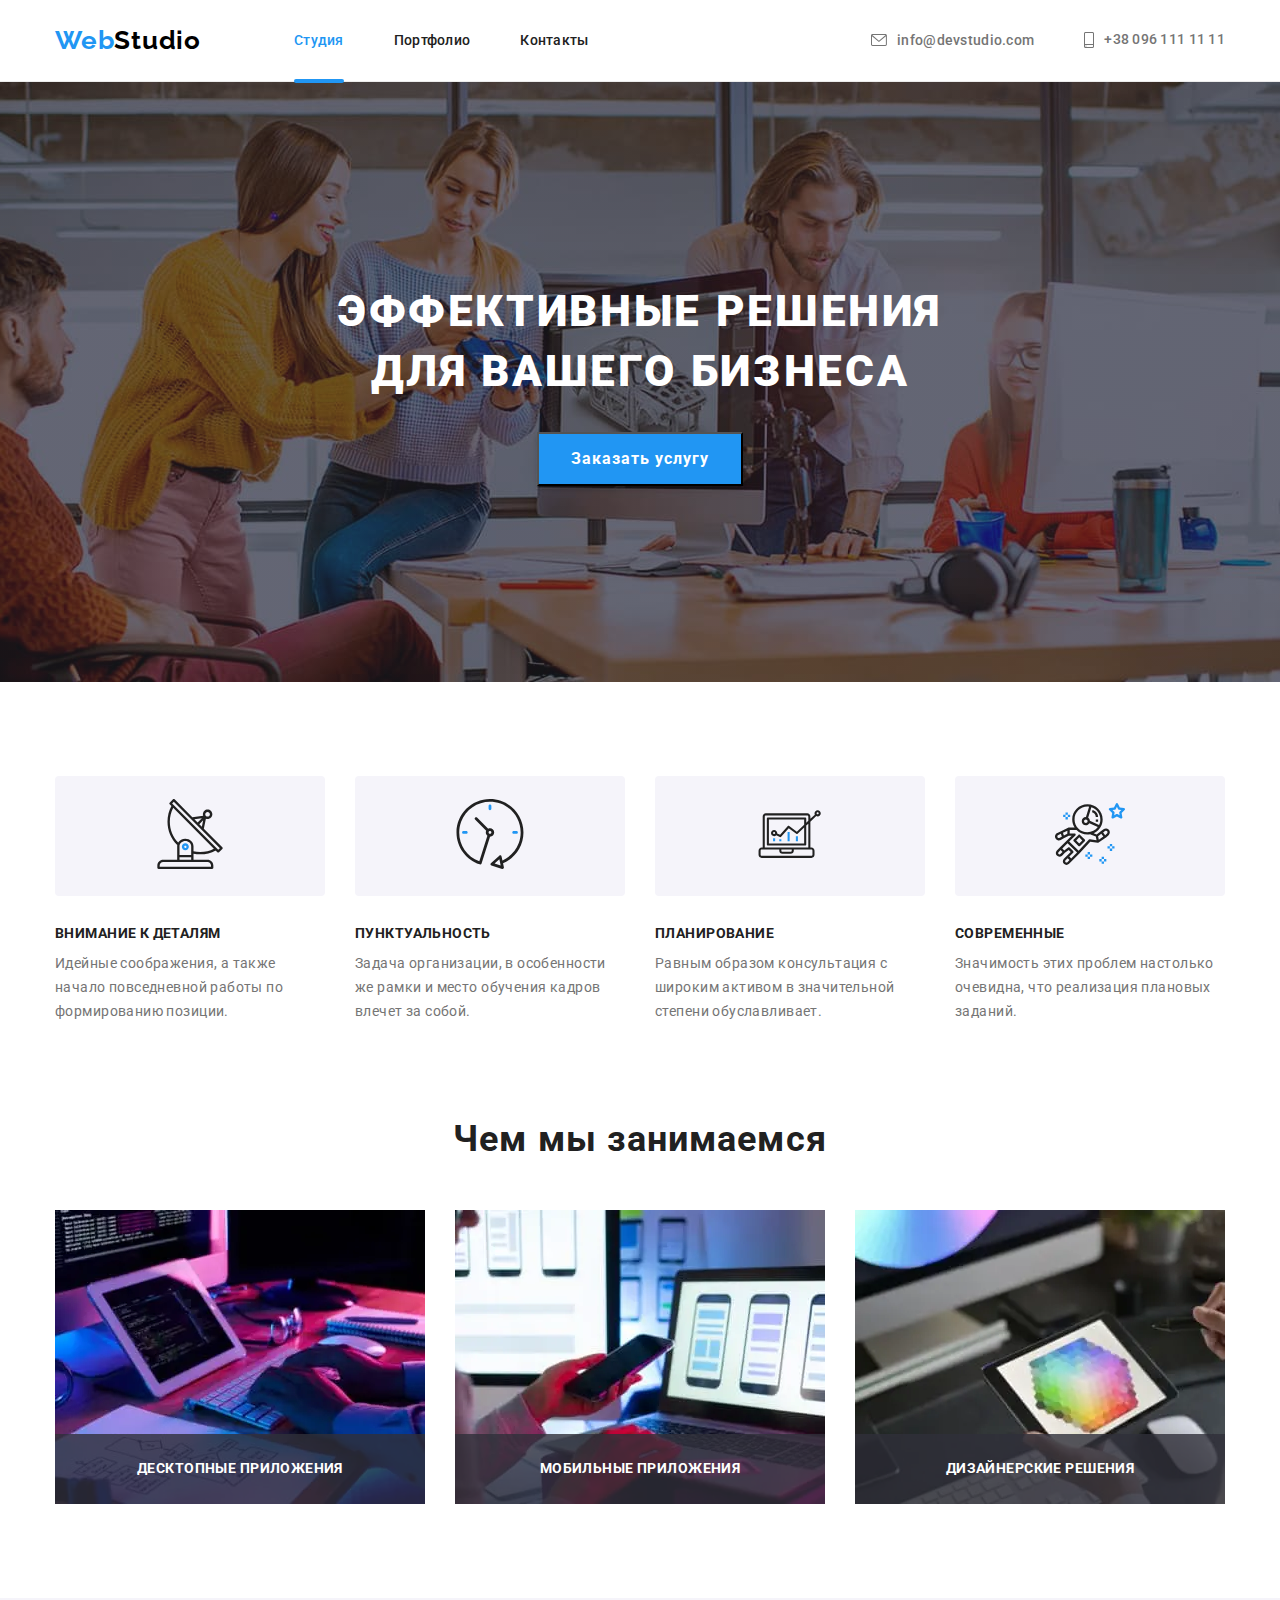
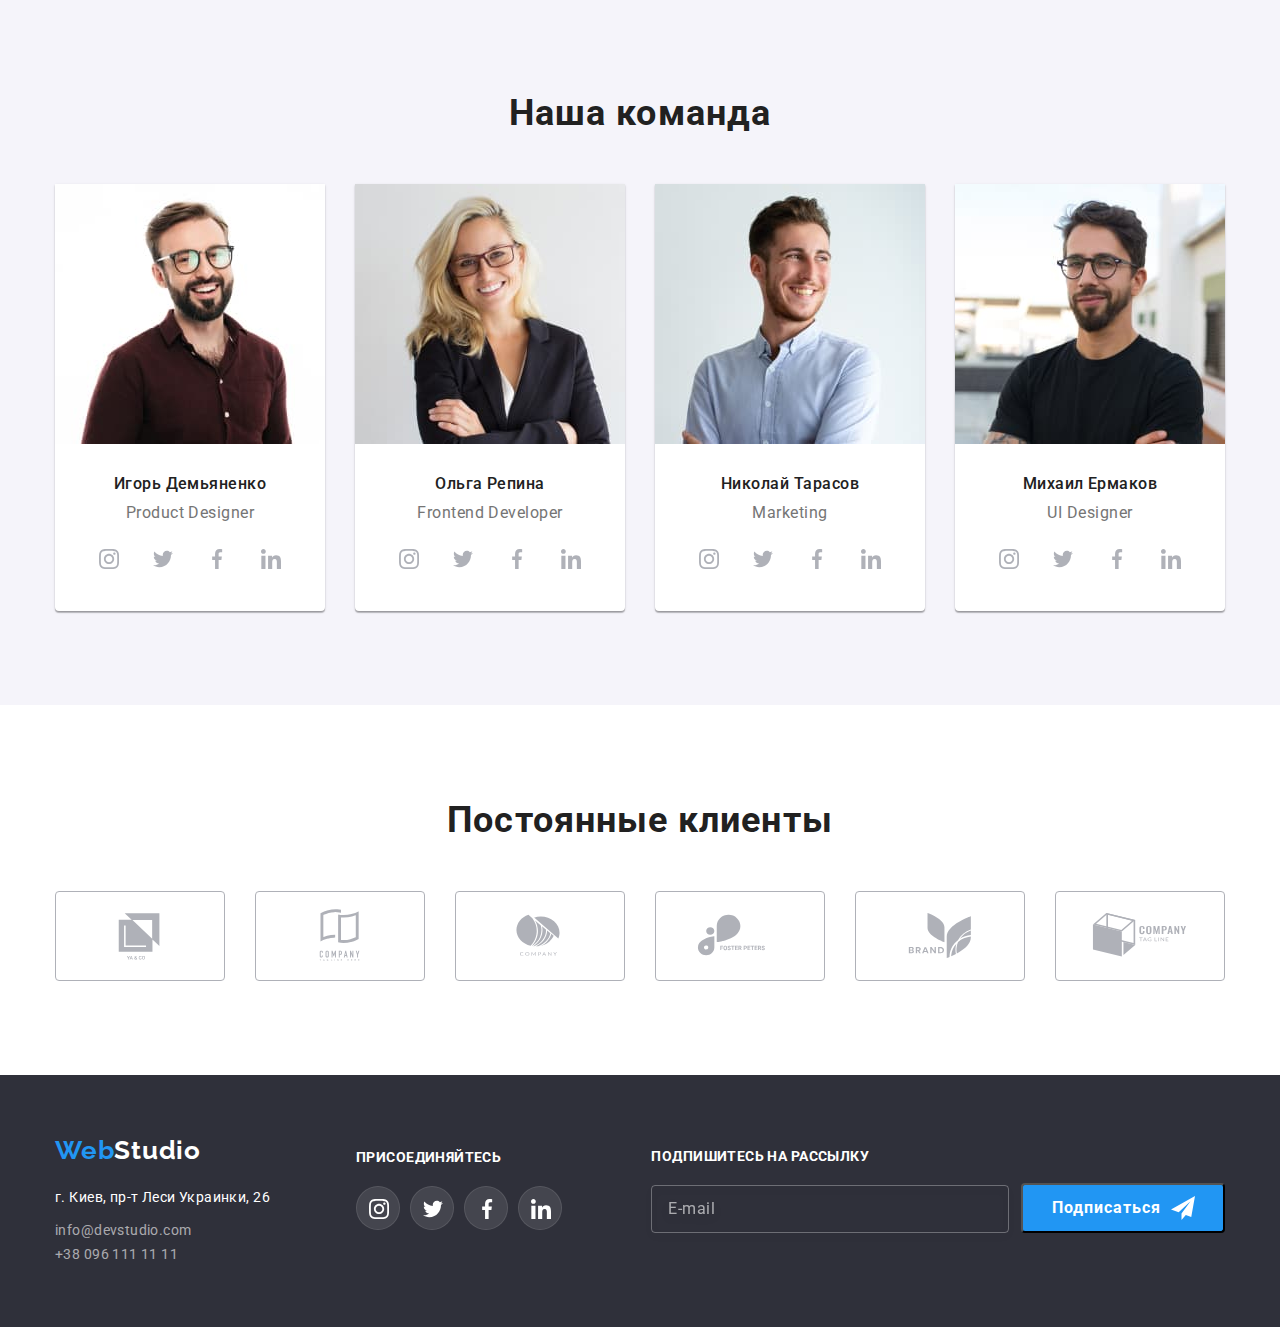
<file: index.html>
<!DOCTYPE html>
<html lang="ru">
  <head>
    <meta charset="UTF-8" />
    <meta http-equiv="X-UA-Compatible" content="IE=edge" />
    <meta name="viewport" content="width=device-width, initial-scale=1.0" />
    <title>Document</title>
    <link rel="preconnect" href="https://fonts.googleapis.com" />
    <link rel="preconnect" href="https://fonts.gstatic.com" crossorigin />
    <link
      href="https://fonts.googleapis.com/css2?family=Raleway:wght@700&family=Roboto:wght@400;500;700;900&display=swap"
      rel="stylesheet"
    />
    <link
      rel="stylesheet"
      href="https://cdnjs.cloudflare.com/ajax/libs/modern-normalize/1.0.0/modern-normalize.min.css"
    />
    <link rel="stylesheet" href="./css/main.min.css" />
  </head>

  <body>
    <!--header-->
    <header class="page-header">
      <div class="page-container page-header__nav-main">
        <div class="logo">
          <a href="index.html" class="page-header__logo"
            >Web<span class="page-header__logo-second">Studio</span>
          </a>
        </div>
        <div class="menu-btn">
          <svg width="40" height="40">
            <use
              class="icon-cross"
              href="./images/symbol-defs.svg#close_menu"
            ></use>
            <use class="icon-menu" href="./images/symbol-defs.svg#menu"></use>
          </svg>
        </div>
        <nav class="page-header__nav menu" id="menu">
          <ul class="site-nav">
            <li class="site-nav__item">
              <a href="./index.html " class="site-nav__link current">Студия</a>
            </li>
            <li class="site-nav__item">
              <a href="./portfolio.html" class="site-nav__link">Портфолио</a>
            </li>
            <li class="site-nav__item">
              <a href="./index.html" class="site-nav__link">Контакты</a>
            </li>
          </ul>

          <ul class="site-contacts">
            <li class="site-contacts__item">
              <a
                href="mailto:info@devstudio.com"
                class="site-contacts__link mailto"
              >
                <svg class="site-contacts__icon" width="16" height="12">
                  <use href="./images/symbol-defs.svg#envelope"></use>
                </svg>
                info@devstudio.com
              </a>
            </li>
            <li class="site-contacts__item">
              <a
                href="tel:+380961111111"
                class="site-contacts__link smartphone"
              >
                <svg class="site-contacts__icon" width="10" height="16">
                  <use href="./images/symbol-defs.svg#smartphone"></use>
                </svg>
                +38 096 111 11 11
              </a>
            </li>
          </ul>
          <ul class="social-networks">
            <li class="social-networks__item">
              <a
                href="https://www.instagram.com/"
                class="social-networks__link"
                target="_blank"
                rel="noopener noreferer"
                >Instagram
                <svg class="social-networks__icon" width="22" height="0">
                  <use href="./images/symbol-defs.svg#dizer"></use>
                </svg>
              </a>
            </li>
            <li class="social-networks__item">
              <a
                href="https://twitter.com/"
                class="social-networks__link"
                target="_blank"
                rel="noopener noreferer"
                >Twitter
                <svg class="social-networks__icon" width="22" height="0">
                  <use href="./images/symbol-defs.svg#dizer"></use>
                </svg>
              </a>
            </li>
            <li class="social-networks__item">
              <a
                href="https://facebook.com/"
                class="social-networks__link"
                target="_blank"
                rel="noopener noreferer"
                >Facebook
                <svg class="social-networks__icon" width="22" height="0">
                  <use href="./images/symbol-defs.svg#dizer"></use>
                </svg>
              </a>
            </li>
            <li class="social-networks__item">
              <a
                href="https://linkedin.com/"
                class="social-networks__link"
                target="_blank"
                rel="noopener noreferer"
                >LinkedIn</a
              >
            </li>
          </ul>
        </nav>
      </div>
    </header>
    <main>
      <!--sectipon-->
      <section class="hero overlay">
        <div class="page-container">
          <h1 class="hero-title">
            Эффективные решения <br />
            для вашего бизнеса
          </h1>
          <button type="button" class="button" data-modal-open>
            Заказать услугу
          </button>
        </div>
      </section>
      <!--Modal-->
      <div class="backdrop is-hidden" data-modal>
        <div class="modal">
          <p class="modal-title">Оставьте свои данные, мы вам перезвоним</p>
          <button type="button" class="close-modal" data-modal-close>
            <svg width="18" height="18" class="close">
              <use href="./images/symbol-defs.svg#close_menu"></use>
            </svg>
          </button>
          <form class="form">
            <div class="form-field">
              <label for="name" class="form-field__label">Имя</label>
              <input
                type="text"
                name="name"
                id="name"
                class="form-field__input"
                required
                autofocus
              />
              <span class="form-field__icon">
                <svg class="icon" width="18" height="18">
                  <use href="./images/symbol-defs.svg#person"></use>
                </svg>
              </span>
            </div>
            <div class="form-field">
              <label for="tel" class="form-field__label">Телефон</label>
              <input
                type="tel"
                name="tel"
                id="tel"
                class="form-field__input"
                pattern="[0-9]{10}"
                title="0500505050"
                required
              />
              <span class="form-field__icon">
                <svg class="icon" width="18" height="18">
                  <use href="./images/symbol-defs.svg#phone"></use>
                </svg>
              </span>
            </div>
            <div class="form-field">
              <label for="mail" class="form-field__label">Почта</label>
              <input
                type="email"
                name="mail"
                id="mail"
                class="form-field__input"
              />
              <span class="form-field__icon">
                <svg class="icon" width="18" height="18">
                  <use href="./images/symbol-defs.svg#email"></use>
                </svg>
              </span>
            </div>
            <div class="form-field">
              <label for="comment" class="form-field__label">Комментарий</label>
              <textarea
                class="form-field__comment"
                name="comment"
                id="comment"
                rows="8"
                placeholder="Введите текст"
              ></textarea>
            </div>
            <label class="policy-label">
              <input
                type="checkbox"
                name="policy"
                class="policy-label__checkbox"
              />
              <span class="policy-label__icon">
                <svg class="icon-check" width="18" height="18">
                  <use href="./images/symbol-defs.svg#icon-check-1"></use>
                </svg>
              </span>
              <span class="policy-label__text"
                >Соглашаюсь с рассылкой и принимаю
                <a class="policy-label__agreement" href="">Условия договора</a>
              </span>
            </label>
            <button class="form-button__forward" type="submit">
              Отправить
            </button>
          </form>
        </div>
      </div>
      <!--peculiarities-->

      <section class="peculiarities">
        <div class="page-container">
          <ul class="peculiarities-list">
            <li class="peculiarities-list__item">
              <div class="icon-box">
                <a href="" class="icon-box__link">
                  <svg class="icon-box__icon" width="70" height="70">
                    <use href="./images/symbol-defs.svg#antenna"></use>
                  </svg>
                </a>
              </div>
              <h3 class="peculiarities-list__title">Внимание к деталям</h3>
              <p class="peculiarities-list__text">
                Идейные соображения, а также начало повседневной работы по
                формированию позиции.
              </p>
            </li>
            <li class="peculiarities-list__item">
              <div class="icon-box">
                <a href="" class="icon-box__link">
                  <svg class="icon-box__icon" width="70" height="70">
                    <use href="./images/symbol-defs.svg#clock"></use>
                  </svg>
                </a>
              </div>
              <h3 class="peculiarities-list__title">Пунктуальность</h3>
              <p class="peculiarities-list__text">
                Задача организации, в особенности же рамки и место обучения
                кадров влечет за собой.
              </p>
            </li>
            <li class="peculiarities-list__item">
              <div class="icon-box">
                <a href="" class="icon-box__link">
                  <svg class="icon-box__icon" width="70" height="70">
                    <use href="./images/symbol-defs.svg#diagram"></use>
                  </svg>
                </a>
              </div>
              <h3 class="peculiarities-list__title">Планирование</h3>
              <p class="peculiarities-list__text">
                Равным образом консультация с широким активом в значительной
                степени обуславливает.
              </p>
            </li>
            <li class="peculiarities-list__item">
              <div class="icon-box">
                <a href="" class="icon-box__link">
                  <svg class="icon-box__icon" width="70" height="70">
                    <use href="./images/symbol-defs.svg#astronaut"></use>
                  </svg>
                </a>
              </div>
              <h3 class="peculiarities-list__title">Современные</h3>
              <p class="peculiarities-list__text">
                Значимость этих проблем настолько очевидна, что реализация
                плановых заданий.
              </p>
            </li>
          </ul>
        </div>
      </section>

      <!--we doing-->

      <section class="we-doing">
        <div class="page-container">
          <h2 class="section-title">Чем мы занимаемся</h2>
          <ul class="we-doing-list">
            <li class="we-doing-list__item">
              <div class="img-doing">
                <picture>
                  <source
                    srcset="
                      ./images/we-doing/we-doing-370.webp 1x,
                      ./images/we-doing/we-doing-740.webp 2x
                    "
                    type="image/webp"
                  />

                  <img
                    class="wedo__images"
                    srcset="
                      ./images/we-doing/we-doing-370.jpg 1x,
                      ./images/we-doing/we-doing-740.jpg 2x
                    "
                    src="./images/we-doing/we-doing-370.jpg"
                    alt="разработка программного обеспечения"
                    width="370"
                    height="294"
                  />
                </picture>
                <div class="strip">
                  <p class="strip-text">Десктопные приложения</p>
                </div>
              </div>
            </li>
            <li class="we-doing-list__item">
              <div class="img-doing">
                <picture>
                  <source
                    srcset="
                      ./images/we-doing/we-doing2-370.webp 1x,
                      ./images/we-doing/we-doing2-740.webp 2x
                    "
                    type="image/webp"
                  />

                  <img
                    class="wedo__images"
                    srcset="
                      ./images/we-doing/we-doing2-370.jpg 1x,
                      ./images/we-doing/we-doing2-740.jpg 2x
                    "
                    src="./images/we-doing/we-doing2-370.jpg"
                    width="370"
                    height="294"
                    alt="разработка мобильных приложений"
                  />
                </picture>
                <div class="strip">
                  <p class="strip-text">Мобильные приложения</p>
                </div>
              </div>
            </li>
            <li class="we-doing-list__item">
              <div class="img-doing">
                <picture>
                  <source
                    srcset="
                      ./images/we-doing/we-doing3-370.webp 1x,
                      ./images/we-doing/we-doing3-740.webp 2x
                    "
                    type="image/webp"
                  />

                  <img
                    class="wedo__images"
                    srcset="
                      ./images/we-doing/we-doing3-370.jpg 1x,
                      ./images/we-doing/we-doing3-740.jpg 2x
                    "
                    src="./images/we-doing/we-doing3-370.jpg"
                    width="370"
                    height="294"
                    alt="разработка дизайна веб страниц"
                  />
                </picture>
                <div class="strip">
                  <p class="strip-text">Дизайнерские решения</p>
                </div>
              </div>
            </li>
          </ul>
        </div>
      </section>

      <!--our team-->

      <section class="team">
        <div class="page-container">
          <h2 class="section-title">Наша команда</h2>

          <ul class="team-list">
            <li class="team-list__item">
              <picture>
                <source
                  srcset="
                    ./images/img-1200/Demayanenko-270.jpg     1x,
                    ./images/img-1200/Demayanenko-540.jpg     2x,
                    ./images/img-1200/Demayanenko@1200-3x.jpg 3x
                  "
                  media="(min-width: 1200px)"
                  type="image/jpg"
                />
                <source
                  srcset="
                    ./images/img-768/Demayanenko@768-1x.jpg 1x,
                    ./images/img-768/Demayanenko@768-2x.jpg 2x,
                    ./images/img-768/Demayanenko@768-3x.jpg 3x
                  "
                  media="(min-width: 768px) and (max-width: 1199px)"
                  type="image/jpg"
                />
                <source
                  srcset="
                    ./images/img-480/Demayanenko@1x.jpg 1x,
                    ./images/img-480/Demayanenko@2x.jpg 2x,
                    ./images/img-480/Demayanenko@3x.jpg 3x
                  "
                  media="(min-width: 320px) and (max-width: 767px)"
                  type="image/jpg"
                />
                <source
                  srcset="
                    ./images/img-1200/Demayanenko-270.webp 1x,
                    ./images/img-1200/Demayanenko-540.webp 2x
                  "
                  type="image/webp"
                />
                <img
                  class="team-list__item-images"
                  width="270"
                  height="260"
                  src="./images/img-1200/Demayanenko-270.jpg"
                  alt="Демьяненко"
                />
              </picture>
              <div class="team-box">
                <h3 class="team-box__title">Игорь Демьяненко</h3>
                <p class="team-box__text">Product Designer</p>
                <ul class="social-list">
                  <li class="social-list__item">
                    <a
                      href="https://www.instagram.com/"
                      class="social-list__link"
                      target="_blank"
                      rel="noopener noreferer"
                    >
                      <svg class="social-list__icon" width="20" height="20">
                        <use href="./images/symbol-defs.svg#instagram"></use>
                      </svg>
                    </a>
                  </li>
                  <li class="social-list__item">
                    <a
                      href="https://twitter.com/"
                      class="social-list__link"
                      target="_blank"
                      rel="noopener noreferer"
                    >
                      <svg class="social-list__icon" width="20" height="20">
                        <use href="./images/symbol-defs.svg#twitter"></use>
                      </svg>
                    </a>
                  </li>
                  <li class="social-list__item">
                    <a
                      href="https://facebook.com/"
                      class="social-list__link"
                      target="_blank"
                      rel="noopener noreferer"
                    >
                      <svg class="social-list__icon" width="20" height="20">
                        <use href="./images/symbol-defs.svg#facebook"></use>
                      </svg>
                    </a>
                  </li>
                  <li class="social-list__item">
                    <a
                      href="https://linkedin.com/"
                      class="social-list__link"
                      target="_blank"
                      rel="noopener noreferer"
                    >
                      <svg class="social-list__icon" width="20" height="20">
                        <use href="./images/symbol-defs.svg#linkedin"></use>
                      </svg>
                    </a>
                  </li>
                </ul>
              </div>
            </li>

            <li class="team-list__item">
              <picture>
                <source
                  media="(min-width: 1200px)"
                  srcset="
                    ./images/img-1200/Repina-270.jpg     1x,
                    ./images/img-1200/Repina-540.jpg     2x,
                    ./images/img-1200/Repina@1200-3x.jpg 3x
                  "
                  type="image/jpg"
                />
                <source
                  media="(min-width: 768px) and (max-width: 1199px)"
                  srcset="
                    ./images/img-768/Repina@768-1x.jpg 1x,
                    ./images/img-768/Repina@768-2x.jpg 2x,
                    ./images/img-768/Repina@768-3x.jpg 3x
                  "
                  type="image/jpg"
                />
                <source
                  media="(min-width: 320px) and (max-width: 767px)"
                  srcset="
                    ./images/img-480/Repina@1x.jpg 1x,
                    ./images/img-480/Repina@2x.jpg 2x,
                    ./images/img-480/Repina@3x.jpg 3x
                  "
                  type="image/jpg"
                />
                <source
                  srcset="
                    ./images/img-1200/Repina-270.webp 1x,
                    ./images/img-1200/Repina-540.webp 2x
                  "
                  type="image/webp"
                />
                <img
                  class="team-list__item-images"
                  width="270"
                  height="260"
                  src="./images/img-1200/Repina-270.jpg"
                  alt="Репина"
                />
              </picture>
              <div class="team-box">
                <h3 class="team-box__title">Ольга Репина</h3>
                <p class="team-box__text">Frontend Developer</p>

                <ul class="social-list">
                  <li class="social-list__item">
                    <a
                      href="https://www.instagram.com/"
                      class="social-list__link"
                      target="_blank"
                      rel="noopener noreferer"
                    >
                      <svg class="social-list__icon" width="20" height="20">
                        <use href="./images/symbol-defs.svg#instagram"></use>
                      </svg>
                    </a>
                  </li>
                  <li class="social-list__item">
                    <a
                      href="https://twitter.com/"
                      class="social-list__link"
                      target="_blank"
                      rel="noopener noreferer"
                    >
                      <svg class="social-list__icon" width="20" height="20">
                        <use href="./images/symbol-defs.svg#twitter"></use>
                      </svg>
                    </a>
                  </li>
                  <li class="social-list__item">
                    <a
                      href="https://facebook.com/"
                      class="social-list__link"
                      target="_blank"
                      rel="noopener noreferer"
                    >
                      <svg class="social-list__icon" width="20" height="20">
                        <use href="./images/symbol-defs.svg#facebook"></use>
                      </svg>
                    </a>
                  </li>
                  <li class="social-list__item">
                    <a
                      href="https://linkedin.com/"
                      class="social-list__link"
                      target="_blank"
                      rel="noopener noreferer"
                    >
                      <svg class="social-list__icon" width="20" height="20">
                        <use href="./images/symbol-defs.svg#linkedin"></use>
                      </svg>
                    </a>
                  </li>
                </ul>
              </div>
            </li>

            <li class="team-list__item">
              <picture>
                <source
                  media="(min-width: 1200px)"
                  srcset="
                    ./images/img-1200/Tarasov-270.jpg     1x,
                    ./images/img-1200/Tarasov-540.jpg     2x,
                    ./images/img-1200/Tarasov@1200-3x.jpg 3x
                  "
                  type="image/jpg"
                />
                <source
                  media="(min-width: 768px) and (max-width: 1199px)"
                  srcset="
                    ./images/img-768/Tarasov@768-1x.jpg 1x,
                    ./images/img-768/Tarasov@768-2x.jpg 2x,
                    ./images/img-768/Tarasov@768-3x.jpg 3x
                  "
                  type="image/jpg"
                />
                <source
                  media="(min-width: 320px) and (max-width: 767px)"
                  srcset="
                    ./images/img-480/Tarasov@1x.jpg 1x,
                    ./images/img-480/Tarasov@2x.jpg 2x,
                    ./images/img-480/Tarasov@3x.jpg 3x
                  "
                  type="image/jpg"
                />
                <source
                  srcset="
                    ./images/img-1200/Tarasov-270.webp 1x,
                    ./images/img-1200/Tarasov-540.webp 2x
                  "
                  type="image/webp"
                />
                <img
                  class="team-list__item-images"
                  width="270"
                  height="260"
                  src="./images/img-1200/Tarasov-270.jpg"
                  alt="Тарасов"
                />
              </picture>
              <div class="team-box">
                <h3 class="team-box__title">Николай Тарасов</h3>
                <p class="team-box__text">Marketing</p>

                <ul class="social-list">
                  <li class="social-list__item">
                    <a
                      href="https://www.instagram.com/"
                      class="social-list__link"
                      target="_blank"
                      rel="noopener noreferer"
                    >
                      <svg class="social-list__icon" width="20" height="20">
                        <use href="./images/symbol-defs.svg#instagram"></use>
                      </svg>
                    </a>
                  </li>
                  <li class="social-list__item">
                    <a
                      href="https://twitter.com/"
                      class="social-list__link"
                      target="_blank"
                      rel="noopener noreferer"
                    >
                      <svg class="social-list__icon" width="20" height="20">
                        <use href="./images/symbol-defs.svg#twitter"></use>
                      </svg>
                    </a>
                  </li>
                  <li class="social-list__item">
                    <a
                      href="https://facebook.com/"
                      class="social-list__link"
                      target="_blank"
                      rel="noopener noreferer"
                    >
                      <svg class="social-list__icon" width="20" height="20">
                        <use href="./images/symbol-defs.svg#facebook"></use>
                      </svg>
                    </a>
                  </li>
                  <li class="social-list__item">
                    <a
                      href="https://linkedin.com/"
                      class="social-list__link"
                      target="_blank"
                      rel="noopener noreferer"
                    >
                      <svg class="social-list__icon" width="20" height="20">
                        <use href="./images/symbol-defs.svg#linkedin"></use>
                      </svg>
                    </a>
                  </li>
                </ul>
              </div>
            </li>

            <li class="team-list__item">
              <picture>
                <source
                  srcset="
                    ./images/img-1200/Ermakov-270.jpg     1x,
                    ./images/img-1200/Ermakov-540.jpg     2x,
                    ./images/img-1200/Ermakov@1200-3x.jpg 3x
                  "
                  media="(min-width: 1200px)"
                  type="image/jpg"
                />
                <source
                  srcset="
                    ./images/img-768/Ermakov@768-1x.jpg 1x,
                    ./images/img-768/Ermakov@768-2x.jpg 2x,
                    ./images/img-768/Ermakov@768-3x.jpg 3x
                  "
                  media="(min-width: 768px) and (max-width: 1199px)"
                  type="image/jpg"
                />
                <source
                  srcset="
                    ./images/img-480/Ermakov@1x.jpg 1x,
                    ./images/img-480/Ermakov@2x.jpg 2x,
                    ./images/img-480/Ermakov@3x.jpg 3x
                  "
                  media="(min-width: 320px) and (max-width: 767px)"
                  type="image/jpg"
                />
                <source
                  srcset="
                    ./images/img-1200/Ermakov-270.webp 1x,
                    ./images/img-1200/Ermakov-540.webp 2x
                  "
                  media="(min-width: 1200px)"
                  type="image/webp"
                />
                <img
                  class="team-list__item-images"
                  width="270"
                  height="260"
                  src="./images/img-1200/Ermakov-270.jpg"
                  alt="Ермаков"
                />
              </picture>
              <div class="team-box">
                <h3 class="team-box__title">Михаил Ермаков</h3>
                <p class="team-box__text">UI Designer</p>

                <ul class="social-list">
                  <li class="social-list__item">
                    <a
                      href="https://www.instagram.com/"
                      class="social-list__link"
                      target="_blank"
                      rel="noopener noreferer"
                    >
                      <svg class="social-list__icon" width="20" height="20">
                        <use href="./images/symbol-defs.svg#instagram"></use>
                      </svg>
                    </a>
                  </li>
                  <li class="social-list__item">
                    <a
                      href="https://twitter.com/"
                      class="social-list__link"
                      target="_blank"
                      rel="noopener noreferer"
                    >
                      <svg class="social-list__icon" width="20" height="20">
                        <use href="./images/symbol-defs.svg#twitter"></use>
                      </svg>
                    </a>
                  </li>
                  <li class="social-list__item">
                    <a
                      href="https://facebook.com/"
                      class="social-list__link"
                      target="_blank"
                      rel="noopener noreferer"
                    >
                      <svg class="social-list__icon" width="20" height="20">
                        <use href="./images/symbol-defs.svg#facebook"></use>
                      </svg>
                    </a>
                  </li>
                  <li class="social-list__item">
                    <a
                      href="https://linkedin.com/"
                      class="social-list__link"
                      target="_blank"
                      rel="noopener noreferer"
                    >
                      <svg class="social-list__icon" width="20" height="20">
                        <use href="./images/symbol-defs.svg#linkedin"></use>
                      </svg>
                    </a>
                  </li>
                </ul>
              </div>
            </li>
          </ul>
        </div>
      </section>
      <!--clients-->
      <section class="clients">
        <div class="page-container">
          <h2 class="section-title">Постоянные клиенты</h2>
          <ul class="clients-list">
            <li class="clients-list__item">
              <a href="#" class="clients-list__link">
                <svg class="clients-list__icon" width="106" height="60">
                  <use href="./images/symbol-defs.svg#company"></use>
                </svg>
              </a>
            </li>
            <li class="clients-list__item">
              <a href="#" class="clients-list__link">
                <svg class="clients-list__icon" width="106" height="60">
                  <use href="./images/symbol-defs.svg#company-a"></use>
                </svg>
              </a>
            </li>
            <li class="clients-list__item">
              <a href="#" class="clients-list__link">
                <svg class="clients-list__icon" width="106" height="60">
                  <use href="./images/symbol-defs.svg#company-b"></use>
                </svg>
              </a>
            </li>
            <li class="clients-list__item">
              <a href="#" class="clients-list__link">
                <svg class="clients-list__icon" width="106" height="60">
                  <use href="./images/symbol-defs.svg#company-c"></use>
                </svg>
              </a>
            </li>
            <li class="clients-list__item">
              <a href="#" class="clients-list__link">
                <svg class="clients-list__icon" width="106" height="60">
                  <use href="./images/symbol-defs.svg#company-e"></use>
                </svg>
              </a>
            </li>
            <li class="clients-list__item">
              <a href="#" class="clients-list__link">
                <svg class="clients-list__icon" width="106" height="60">
                  <use href="./images/symbol-defs.svg#company-d"></use>
                </svg>
              </a>
            </li>
          </ul>
        </div>
      </section>
    </main>
    <!--basement-->
    <footer class="footer">
      <div class="page-container footer-markup">
        <div class="footer-info">
          <div class="footer-logo">
            <a href="index.html" class="footer-logo__one"
              >Web<span class="footer-logo__two">Studio</span>
            </a>
          </div>
          <address class="address">
            <ul class="address-list">
              <li class="address-list__item">
                <a
                  href="https://goo.gl/maps/mBAU42XWuLWp58m89"
                  class="accurate"
                  target="_blank"
                  rel="noopener noreferer"
                  >г. Киев, пр-т Леси Украинки, 26</a
                >
              </li>
              <li class="address-list__item">
                <a href="mailto:info@devstudio.com" class="address-list__link"
                  >info@devstudio.com</a
                >
              </li>
              <li class="address-list__item">
                <a href="tel:+380961111111" class="address-list__link"
                  >+38 096 111 11 11</a
                >
              </li>
            </ul>
          </address>
        </div>
        <div class="network-container">
          <h3 class="network-title">присоединяйтесь</h3>
          <ul class="network-list">
            <li class="network-list__item">
              <a
                href="https://www.instagram.com/"
                class="network-list__link"
                target="_blank"
                rel="noopener noreferer"
              >
                <svg class="network-list__icon" width="20" height="20">
                  <use href="./images/symbol-defs.svg#instagram"></use>
                </svg>
              </a>
            </li>
            <li class="network-list__item">
              <a
                href="https://twitter.com/"
                class="network-list__link"
                target="_blank"
                rel="noopener noreferer"
              >
                <svg class="network-list__icon" width="20" height="20">
                  <use href="./images/symbol-defs.svg#twitter"></use>
                </svg>
              </a>
            </li>
            <li class="network-list__item">
              <a
                href="https://facebook.com/"
                class="network-list__link"
                target="_blank"
                rel="noopener noreferer"
              >
                <svg class="network-list__icon" width="20" height="20">
                  <use href="./images/symbol-defs.svg#facebook"></use>
                </svg>
              </a>
            </li>
            <li class="network-list__item">
              <a
                href="https://linkedin.com/"
                class="network-list__link"
                target="_blank"
                rel="noopener noreferer"
              >
                <svg class="network-list__icon" width="20" height="20">
                  <use href="./images/symbol-defs.svg#linkedin"></use>
                </svg>
              </a>
            </li>
          </ul>
        </div>
        <div class="form-container">
          <form class="form-footer">
            <div class="footer-field">
              <label for="email" class="footer-field__label"
                >Подпишитесь на рассылку
                <input
                  class="footer-field__input"
                  type="email"
                  name="email"
                  id="email"
                  placeholder="E-mail"
                />
              </label>
            </div>
            <button type="submit" class="footer-field__btn">
              Подписаться
              <svg class="footer-field__icon" width="24" height="24">
                <use href="./images/symbol-defs.svg#icon-send"></use>
              </svg>
            </button>
          </form>
        </div>
      </div>
    </footer>
    <script src="./js/menu.js"></script>
    <script src="./js/modal.js"></script>
  </body>
</html>
</file>
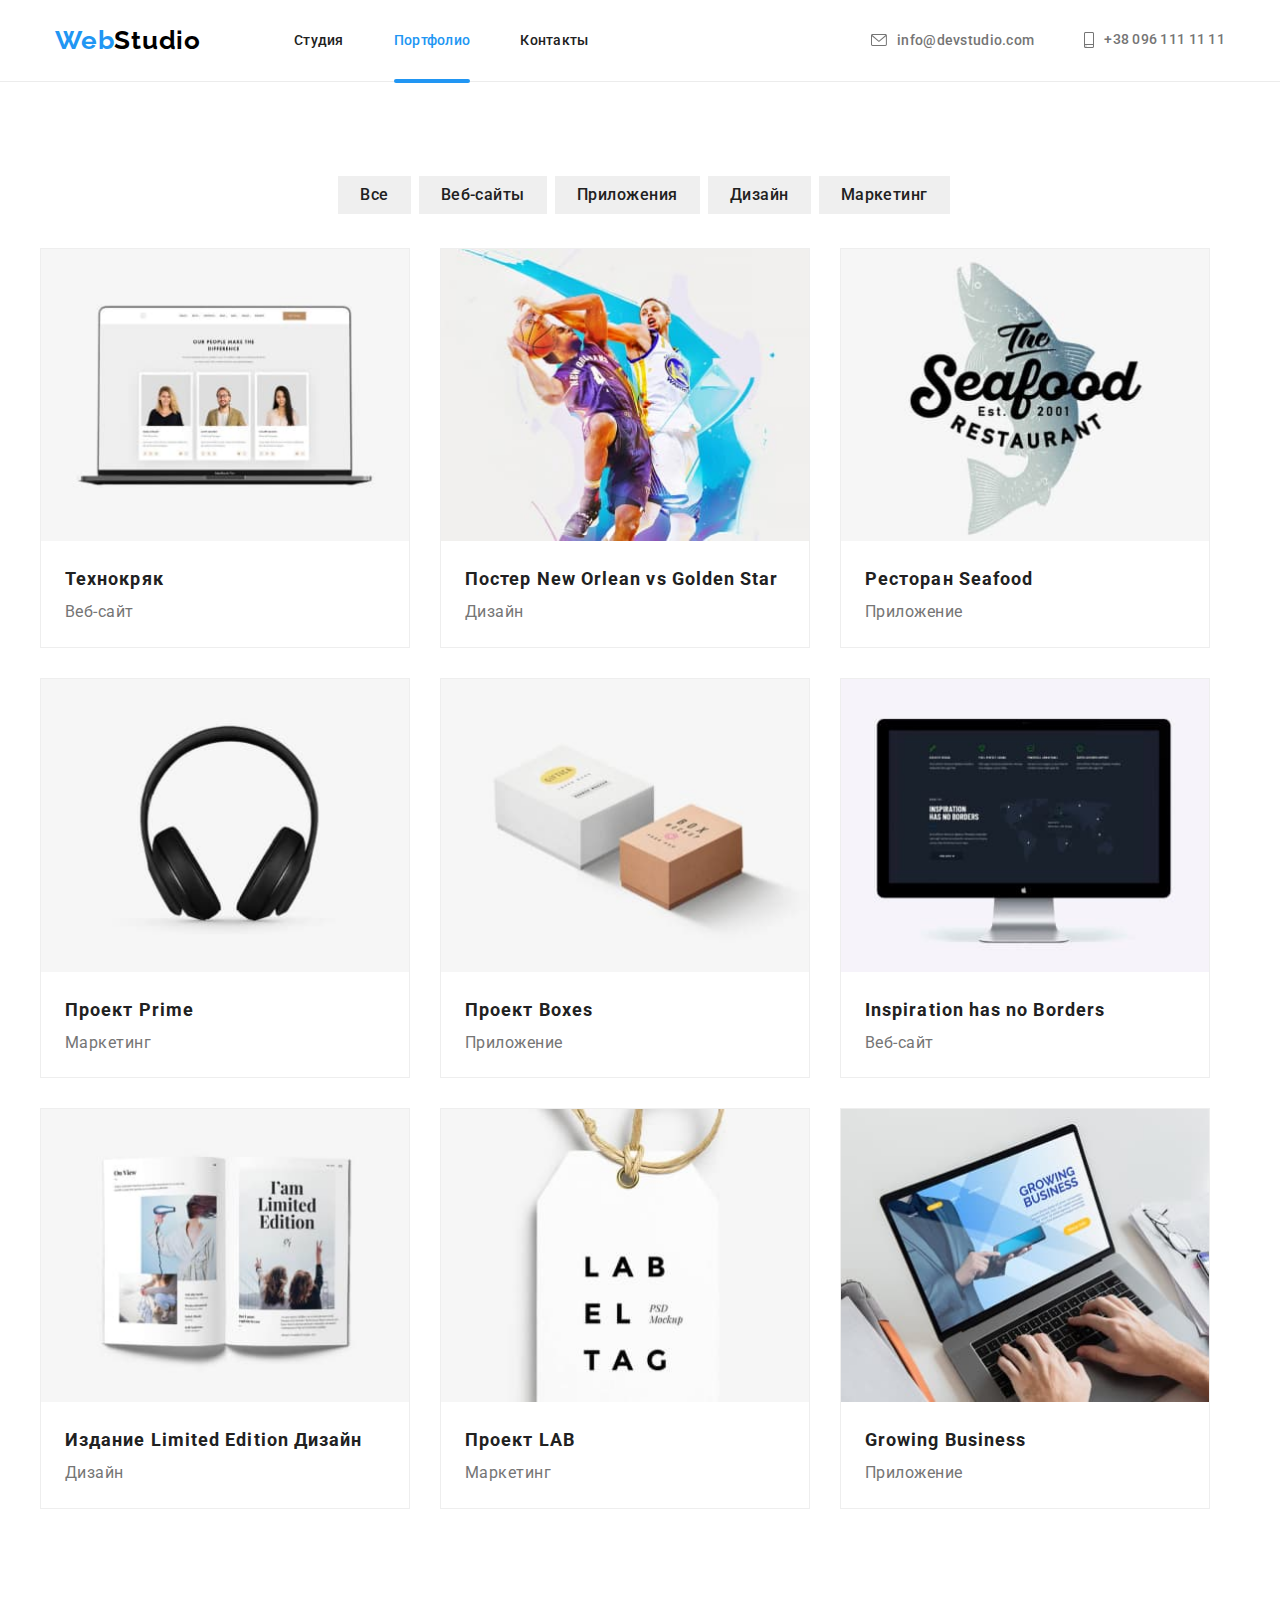
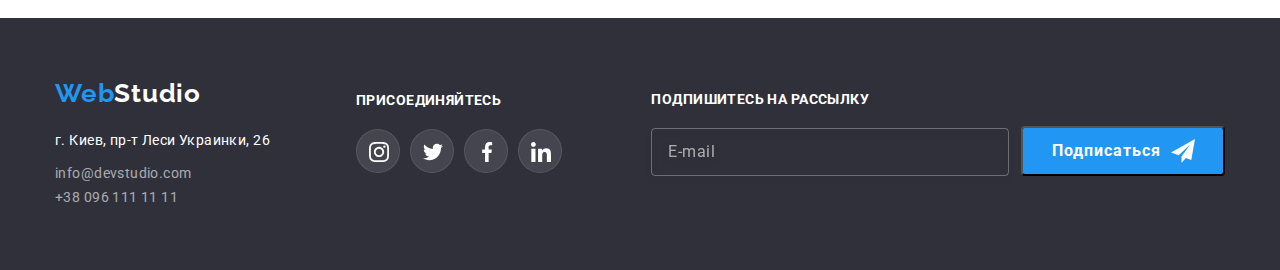
<file: portfolio.html>
<!DOCTYPE html>
<html lang="ru">
  <head>
    <meta charset="UTF-8" />
    <meta http-equiv="X-UA-Compatible" content="IE=edge" />
    <meta name="viewport" content="width=device-width, initial-scale=1.0" />
    <title>Document</title>
    <link rel="preconnect" href="https://fonts.googleapis.com" />
    <link rel="preconnect" href="https://fonts.gstatic.com" crossorigin />
    <link
      href="https://fonts.googleapis.com/css2?family=Raleway:wght@700&family=Roboto:wght@400;500;700;900&display=swap"
      rel="stylesheet"
    />
    <link
      rel="stylesheet"
      href="https://cdnjs.cloudflare.com/ajax/libs/modern-normalize/1.0.0/modern-normalize.min.css"
    />
    <link rel="stylesheet" href="./css/portfolio.min.css" />
  </head>

  <body>
    <!--header-->
    <header class="page-header">
      <div class="page-container page-header__nav-main">
        <div class="logo">
          <a href="index.html" class="page-header__logo"
            >Web<span class="page-header__logo-second">Studio</span>
          </a>
        </div>
        <div class="menu-btn">
          <svg width="40" height="40">
            <use
              class="icon-cross"
              href="./images/symbol-defs.svg#close_menu"
            ></use>
            <use class="icon-menu" href="./images/symbol-defs.svg#menu"></use>
          </svg>
        </div>
        <nav class="page-header__nav menu" id="menu">
          <ul class="site-nav">
            <li class="site-nav__item">
              <a href="./index.html " class="site-nav__link">Студия</a>
            </li>
            <li class="site-nav__item">
              <a href="./portfolio.html" class="site-nav__link current"
                >Портфолио</a
              >
            </li>
            <li class="site-nav__item">
              <a href="./index.html" class="site-nav__link">Контакты</a>
            </li>
          </ul>

          <ul class="site-contacts">
            <li class="site-contacts__item">
              <a
                href="mailto:info@devstudio.com"
                class="site-contacts__link mailto"
              >
                <svg class="site-contacts__icon" width="16" height="12">
                  <use href="./images/symbol-defs.svg#envelope"></use>
                </svg>
                info@devstudio.com
              </a>
            </li>
            <li class="site-contacts__item">
              <a
                href="tel:+380961111111"
                class="site-contacts__link smartphone"
              >
                <svg class="site-contacts__icon" width="10" height="16">
                  <use href="./images/symbol-defs.svg#smartphone"></use>
                </svg>
                +38 096 111 11 11
              </a>
            </li>
          </ul>
          <ul class="social-networks">
            <li class="social-networks__item">
              <a
                href="https://www.instagram.com/"
                class="social-networks__link"
                target="_blank"
                rel="noopener noreferer"
                >Instagram
                <svg class="social-networks__icon" width="22" height="0">
                  <use href="./images/symbol-defs.svg#dizer"></use>
                </svg>
              </a>
            </li>
            <li class="social-networks__item">
              <a
                href="https://twitter.com/"
                class="social-networks__link"
                target="_blank"
                rel="noopener noreferer"
                >Twitter
                <svg class="social-networks__icon" width="22" height="0">
                  <use href="./images/symbol-defs.svg#dizer"></use>
                </svg>
              </a>
            </li>
            <li class="social-networks__item">
              <a
                href="https://facebook.com/"
                class="social-networks__link"
                target="_blank"
                rel="noopener noreferer"
                >Facebook
                <svg class="social-networks__icon" width="22" height="0">
                  <use href="./images/symbol-defs.svg#dizer"></use>
                </svg>
              </a>
            </li>
            <li class="social-networks__item">
              <a
                href="https://linkedin.com/"
                class="social-networks__link"
                target="_blank"
                rel="noopener noreferer"
                >LinkedIn</a
              >
            </li>
          </ul>
        </nav>
      </div>
    </header>

    <main class="portfolio-content">
      <section class="portfolio-section">
        <div class="page-container">
          <ul class="filters">
            <li class="filters-item">
              <button type="button" class="filters-item__btn">Все</button>
            </li>
            <li class="filters-item">
              <button type="button" class="filters-item__btn">Веб-сайты</button>
            </li>
            <li class="filters-item">
              <button type="button" class="filters-item__btn">
                Приложения
              </button>
            </li>
            <li class="filters-item">
              <button type="button" class="filters-item__btn">Дизайн</button>
            </li>
            <li class="filters-item">
              <button type="button" class="filters-item__btn">Маркетинг</button>
            </li>
          </ul>

          <ul class="soft-list">
            <li class="soft-list__item">
              <div class="description">
                <picture>
                  <source
                    media="(min-width: 1200px)"
                    srcset="
                      ./images/img-1200/laptop@1200.jpg    1x,
                      ./images/img-1200/laptop@1200-2x.jpg 2x,
                      ./images/img-1200/laptop@1200-3x.jpg 3x
                    "
                  />
                  <source
                    media="(min-width: 768px) and (max-width: 1199px)"
                    srcset="
                      ./images/img-768/laptop@768-1x.jpg 1x,
                      ./images/img-768/laptop@768-2x.jpg 2x,
                      ./images/img-768/laptop@768-3x.jpg 3x
                    "
                  />
                  <source
                    media="(min-width: 320px) and (max-width: 767px) "
                    srcset="
                      ./images/img-480/laptop@1x.jpg 1x,
                      ./images/img-480/laptop@2x.jpg 2x,
                      ./images/img-480/laptop@3x.jpg 3x
                    "
                  />
                  <img
                    src="./images/img-1200/laptop@1200.jpg"
                    alt="laptop"
                    class="soft-list__item-img"
                  />
                </picture>
                <div class="wrapper">
                  <p class="description-info">
                    Технокряк это современная площадка распространения
                    коронавируса. Компании используют эту платформу для
                    цифрового шпионажа и атак на защищённые сервера конкурентов.
                  </p>
                </div>
              </div>
              <div class="soft-card">
                <h3 class="soft-card__title">Технокряк</h3>
                <p class="soft-card__text">Веб-сайт</p>
              </div>
            </li>
            <li class="soft-list__item">
              <div class="description">
                <picture>
                  <source
                    media="(min-width: 1200px)"
                    srcset="
                      ./images/img-1200/poster@1200.jpg    1x,
                      ./images/img-1200/poster@1200-2x.jpg 2x,
                      ./images/img-1200/poster@1200-3x.jpg 3x
                    "
                  />
                  <source
                    media="(min-width: 768px) and (max-width: 1199px)"
                    srcset="
                      ./images/img-768/poster@768-1x.jpg 1x,
                      ./images/img-768/poster@768-2x.jpg 2x,
                      ./images/img-768/poster@768-3x.jpg 3x
                    "
                  />
                  <source
                    media="(min-width: 320px) and (max-width: 767px)"
                    srcset="
                      ./images/img-480/poster@1x.jpg 1x,
                      ./images/img-480/poster@2x.jpg 2x,
                      ./images/img-480/poster@3x.jpg 3x
                    "
                  />
                  <img
                    src="./images/img-1200/poster@1200.jpg"
                    alt="poster"
                    class="soft-list__item-img"
                  />
                </picture>
                <div class="wrapper">
                  <p class="description-info">
                    Технокряк это современная площадка распространения
                    коронавируса. Компании используют эту платформу для
                    цифрового шпионажа и атак на защищённые сервера конкурентов.
                  </p>
                </div>
              </div>
              <div class="soft-card">
                <h3 class="soft-card__title">
                  Постер New Orlean vs Golden Star
                </h3>
                <p class="soft-card__text">Дизайн</p>
              </div>
            </li>
            <li class="soft-list__item">
              <div class="description">
                <picture>
                  <source
                    media="(min-width: 1200px)"
                    srcset="
                      ./images/img-1200/logo-restaurant@1200.jpg    1x,
                      ./images/img-1200/logo-restaurant@1200-2x.jpg 2x,
                      ./images/img-1200/logo-restaurant@1200-3x.jpg 3x
                    "
                  />
                  <source
                    media="(min-width: 768px) and (max-width: 1199px)"
                    srcset="
                      ./images/img-768/logo-restaurant@768-1x.jpg 1x,
                      ./images/img-768/logo-restaurant@768-2x.jpg 2x,
                      ./images/img-768/logo-restaurant@768-3x.jpg 3x
                    "
                  />
                  <source
                    media="(min-width: 320px) and (max-width: 767px)"
                    srcset="
                      ./images/img-480/logo-restaurant@1x.jpg 1x,
                      ./images/img-480/logo-restaurant@2x.jpg 2x,
                      ./images/img-480/logo-restaurant@3x.jpg 3x
                    "
                  />
                  <img
                    src="./images/img-1200/logo-restaurant@1200.jpg"
                    alt="logo-restaurant"
                    class="soft-list__item-img"
                  />
                </picture>
                <div class="wrapper">
                  <p class="description-info">
                    Технокряк это современная площадка распространения
                    коронавируса. Компании используют эту платформу для
                    цифрового шпионажа и атак на защищённые сервера конкурентов.
                  </p>
                </div>
              </div>
              <div class="soft-card">
                <h3 class="soft-card__title">Ресторан Seafood</h3>
                <p class="soft-card__text">Приложение</p>
              </div>
            </li>
            <li class="soft-list__item">
              <div class="description">
                <picture>
                  <source
                    media="(min-width: 1200px)"
                    srcset="
                      ./images/img-1200/headphones@1200.jpg    1x,
                      ./images/img-1200/headphones@1200-2x.jpg 2x,
                      ./images/img-1200/headphones@1200-3x.jpg 3x
                    "
                  />
                  <source
                    media="(min-width: 768px) and (max-width: 1199px)"
                    srcset="
                      ./images/img-768/headphones@768-1x.jpg 1x,
                      ./images/img-768/headphones@768-2x.jpg 2x,
                      ./images/img-768/headphones@768-3x.jpg 3x
                    "
                  />
                  <source
                    media="(min-width: 320px) and (max-width: 767px)"
                    srcset="
                      ./images/img-480/headphones@1x.jpg 1x,
                      ./images/img-480/headphones@2x.jpg 2x,
                      ./images/img-480/headphones@3x.jpg 3x
                    "
                  />
                  <img
                    src="./images/img-1200/headphones@1200.jpg"
                    alt="headphones"
                    class="soft-list__item-img"
                  />
                </picture>
                <div class="wrapper">
                  <p class="description-info">
                    Технокряк это современная площадка распространения
                    коронавируса. Компании используют эту платформу для
                    цифрового шпионажа и атак на защищённые сервера конкурентов.
                  </p>
                </div>
              </div>
              <div class="soft-card">
                <h3 class="soft-card__title">Проект Prime</h3>
                <p class="soft-card__text">Маркетинг</p>
              </div>
            </li>
            <li class="soft-list__item">
              <div class="description">
                <picture>
                  <source
                    media="(min-width: 1200px)"
                    srcset="
                      ./images/img-1200/box@1200.jpg    1x,
                      ./images/img-1200/box@1200-2x.jpg 2x,
                      ./images/img-1200/box@1200-3x.jpg 3x
                    "
                  />
                  <source
                    media="(min-width: 768px) and (max-width: 1199px)"
                    srcset="
                      ./images/img-768/box@768-1x.jpg 1x,
                      ./images/img-768/box@768-2x.jpg 2x,
                      ./images/img-768/box@768-3x.jpg 3x
                    "
                  />
                  <source
                    media="(min-width: 320px) and (max-width: 767px)"
                    srcset="
                      ./images/img-480/box@1x.jpg 1x,
                      ./images/img-480/box@2x.jpg 2x,
                      ./images/img-480/box@3x.jpg 3x
                    "
                  />
                  <img
                    src="./images/img-1200/box@1200.jpg"
                    alt="box"
                    class="soft-list__item-img"
                  />
                </picture>
                <div class="wrapper">
                  <p class="description-info">
                    Технокряк это современная площадка распространения
                    коронавируса. Компании используют эту платформу для
                    цифрового шпионажа и атак на защищённые сервера конкурентов.
                  </p>
                </div>
              </div>
              <div class="soft-card">
                <h3 class="soft-card__title">Проект Boxes</h3>
                <p class="soft-card__text">Приложение</p>
              </div>
            </li>
            <li class="soft-list__item">
              <div class="description">
                <picture>
                  <source
                    media="(min-width: 1200px)"
                    srcset="
                      ./images/img-1200/monoblock@1200.jpg    1x,
                      ./images/img-1200/monoblock@1200-2x.jpg 2x,
                      ./images/img-1200/monoblock@1200-3x.jpg 3x
                    "
                  />
                  <source
                    media="(min-width: 768px) and (max-width: 1199px)"
                    srcset="
                      ./images/img-768/monoblock@768-1x.jpg 1x,
                      ./images/img-768/monoblock@768-2x.jpg 2x,
                      ./images/img-768/monoblock@768-3x.jpg 3x
                    "
                  />
                  <source
                    media="(min-width: 320px) and (max-width: 767px)"
                    srcset="
                      ./images/img-480/monoblock@1x.jpg 1x,
                      ./images/img-480/monoblock@2x.jpg 2x,
                      ./images/img-480/monoblock@3x.jpg 3x
                    "
                  />
                  <img
                    src="./images/img-1200/monoblock@1200.jpg"
                    alt="monoblock"
                    class="soft-list__item-img"
                  />
                </picture>
                <div class="wrapper">
                  <p class="description-info">
                    Технокряк это современная площадка распространения
                    коронавируса. Компании используют эту платформу для
                    цифрового шпионажа и атак на защищённые сервера конкурентов.
                  </p>
                </div>
              </div>
              <div class="soft-card">
                <h3 class="soft-card__title">Inspiration has no Borders</h3>
                <p class="soft-card__text">Веб-сайт</p>
              </div>
            </li>
            <li class="soft-list__item">
              <div class="description">
                <picture>
                  <source
                    media="(min-width: 1200px)"
                    srcset="
                      ./images/img-1200/book@1200.jpg    1x,
                      ./images/img-1200/book@1200-2x.jpg 2x,
                      ./images/img-1200/book@1200-3x.jpg 3x
                    "
                  />
                  <source
                    media="(min-width: 768px) and (max-width: 1199px)"
                    srcset="
                      ./images/img-768/book@768-1x.jpg 1x,
                      ./images/img-768/book@768-2x.jpg 2x,
                      ./images/img-768/book@768-3x.jpg 3x
                    "
                  />
                  <source
                    media="(min-width: 320px) and (max-width: 767px)"
                    srcset="
                      ./images/img-480/book@1x.jpg 1x,
                      ./images/img-480/book@2x.jpg 2x,
                      ./images/img-480/book@3x.jpg 3x
                    "
                  />
                  <img
                    src="./images/img-1200/book@1200.jpg"
                    alt="book"
                    class="soft-list__item-img"
                  />
                </picture>
                <div class="wrapper">
                  <p class="description-info">
                    Технокряк это современная площадка распространения
                    коронавируса. Компании используют эту платформу для
                    цифрового шпионажа и атак на защищённые сервера конкурентов.
                  </p>
                </div>
              </div>
              <div class="soft-card">
                <h3 class="soft-card__title">Издание Limited Edition Дизайн</h3>
                <p class="soft-card__text">Дизайн</p>
              </div>
            </li>
            <li class="soft-list__item">
              <div class="description">
                <picture>
                  <source
                    media="(min-width: 1200px)"
                    srcset="
                      ./images/img-1200/tag@1200.jpg    1x,
                      ./images/img-1200/tag@1200-2x.jpg 2x,
                      ./images/img-1200/tag@1200-3x.jpg 3x
                    "
                  />
                  <source
                    media="(min-width: 768px) and (max-width: 1199px)"
                    srcset="
                      ./images/img-768/tag@768-1x.jpg 1x,
                      ./images/img-768/tag@768-2x.jpg 2x,
                      ./images/img-768/tag@768-3x.jpg 3x
                    "
                  />
                  <source
                    media="(min-width: 320px) and (max-width: 767px)"
                    srcset="
                      ./images/img-480/tag@1x.jpg 1x,
                      ./images/img-480/tag@2x.jpg 2x,
                      ./images/img-480/tag@3x.jpg 3x
                    "
                  />
                  <img
                    src="./images/img-1200/tag@1200.jpg"
                    alt="tag"
                    class="soft-list__item-img"
                  />
                </picture>
                <div class="wrapper">
                  <p class="description-info">
                    Технокряк это современная площадка распространения
                    коронавируса. Компании используют эту платформу для
                    цифрового шпионажа и атак на защищённые сервера конкурентов.
                  </p>
                </div>
              </div>
              <div class="soft-card">
                <h3 class="soft-card__title">Проект LAB</h3>
                <p class="soft-card__text">Маркетинг</p>
              </div>
            </li>
            <li class="soft-list__item">
              <div class="description">
                <picture>
                  <source
                    media="(min-width: 1200px)"
                    srcset="
                      ./images/img-1200/working-on-a-laptop@1200.jpg    1x,
                      ./images/img-1200/working-on-a-laptop@1200-2x.jpg 2x,
                      ./images/img-1200/working-on-a-laptop@1200-3x.jpg 3x
                    "
                  />
                  <source
                    media="(min-width: 768px) and (max-width: 1199px)"
                    srcset="
                      ./images/img-768/working-on-a-laptop@768-1x.jpg 1x,
                      ./images/img-768/working-on-a-laptop@768-2x.jpg 2x,
                      ./images/img-768/working-on-a-laptop@768-3x.jpg 3x
                    "
                  />
                  <source
                    media="(min-width: 320px) and (max-width: 767px)"
                    srcset="
                      ./images/img-480/working-on-a-laptop@1x.jpg 1x,
                      ./images/img-480/working-on-a-laptop@2x.jpg 2x,
                      ./images/img-480/working-on-a-laptop@3x.jpg 3x
                    "
                  />
                  <img
                    src="./images/img-1200/working-on-a-laptop@1200.jpg"
                    alt="working-on-a-laptop"
                    class="soft-list__item-img"
                  />
                </picture>
                <div class="wrapper">
                  <p class="description-info">
                    Технокряк это современная площадка распространения
                    коронавируса. Компании используют эту платформу для
                    цифрового шпионажа и атак на защищённые сервера конкурентов.
                  </p>
                </div>
              </div>
              <div class="soft-card">
                <h3 class="soft-card__title">Growing Business</h3>
                <p class="soft-card__text">Приложение</p>
              </div>
            </li>
          </ul>
        </div>
      </section>
    </main>
    <!--basement-->
    <footer class="footer">
      <div class="page-container footer-markup">
        <div class="footer-info">
          <div class="footer-logo">
            <a href="index.html" class="footer-logo__one"
              >Web<span class="footer-logo__two">Studio</span>
            </a>
          </div>
          <address class="address">
            <ul class="address-list">
              <li class="address-list__item">
                <a
                  href="https://goo.gl/maps/mBAU42XWuLWp58m89"
                  class="accurate"
                  target="_blank"
                  rel="noopener noreferer"
                  >г. Киев, пр-т Леси Украинки, 26</a
                >
              </li>
              <li class="address-list__item">
                <a href="mailto:info@devstudio.com" class="address-list__link"
                  >info@devstudio.com</a
                >
              </li>
              <li class="address-list__item">
                <a href="tel:+380961111111" class="address-list__link"
                  >+38 096 111 11 11</a
                >
              </li>
            </ul>
          </address>
        </div>
        <div class="network-container">
          <h3 class="network-title">присоединяйтесь</h3>
          <ul class="network-list">
            <li class="network-list__item">
              <a
                href="https://www.instagram.com/"
                class="network-list__link"
                target="_blank"
                rel="noopener noreferer"
              >
                <svg class="network-list__icon" width="20" height="20">
                  <use href="./images/symbol-defs.svg#instagram"></use>
                </svg>
              </a>
            </li>
            <li class="network-list__item">
              <a
                href="https://twitter.com/"
                class="network-list__link"
                target="_blank"
                rel="noopener noreferer"
              >
                <svg class="network-list__icon" width="20" height="20">
                  <use href="./images/symbol-defs.svg#twitter"></use>
                </svg>
              </a>
            </li>
            <li class="network-list__item">
              <a
                href="https://facebook.com/"
                class="network-list__link"
                target="_blank"
                rel="noopener noreferer"
              >
                <svg class="network-list__icon" width="20" height="20">
                  <use href="./images/symbol-defs.svg#facebook"></use>
                </svg>
              </a>
            </li>
            <li class="network-list__item">
              <a
                href="https://linkedin.com/"
                class="network-list__link"
                target="_blank"
                rel="noopener noreferer"
              >
                <svg class="network-list__icon" width="20" height="20">
                  <use href="./images/symbol-defs.svg#linkedin"></use>
                </svg>
              </a>
            </li>
          </ul>
        </div>
        <div class="form-container">
          <form class="form-footer">
            <div class="footer-field">
              <label for="email" class="footer-field__label"
                >Подпишитесь на рассылку
                <input
                  class="footer-field__input"
                  type="email"
                  name="email"
                  id="email"
                  placeholder="E-mail"
                />
              </label>
            </div>
            <button type="submit" class="footer-field__btn">
              Подписаться
              <svg class="footer-field__icon" width="24" height="24">
                <use href="./images/symbol-defs.svg#icon-send"></use>
              </svg>
            </button>
          </form>
        </div>
      </div>
    </footer>
    <script src="./js/menu.js"></script>
  </body>
</html>
</file>
<file: css/main.min.css>
html{-webkit-box-sizing:border-box;box-sizing:border-box}*,::before,::after{-webkit-box-sizing:inherit;box-sizing:inherit}a{text-decoration:none}a:hover{text-decoration:none}textarea{resize:none}ul,li{margin:0;padding:0;list-style-type:none}img{display:block}body{margin:0;font-family:"Roboto",sans-serif;font-size:14px;background-color:#fff;color:#757575}body.modal-open{overflow:hidden}.page-container{margin-left:auto;margin-right:auto;padding-left:15px;padding-right:15px}@media screen and (min-width: 480px){.page-container{width:480px}}@media screen and (min-width: 768px){.page-container{width:768px}}@media screen and (min-width: 1200px){.page-container{width:1200px}}.portfolio-section{padding:60px 0px}@media screen and (min-width: 1200px){.portfolio-section{padding:94px 0px}}.logo{display:-webkit-inline-box;display:-ms-inline-flexbox;display:inline-flex;-webkit-box-align:center;-ms-flex-align:center;align-items:center;padding:15px 0px;font-family:Raleway;font-weight:700;font-size:24px;line-height:1.16;letter-spacing:.03em;margin-right:auto}@media screen and (min-width: 1200px){.logo{font-size:26px;line-height:1.19}}.page-header__logo{color:#2196f3}.page-header__logo:hover,.page-header__logo:focus{color:#2196f3}.page-header__logo-second{color:#000}.footer-logo{margin-bottom:20px;font-family:Raleway;font-weight:700;font-size:24px;line-height:1.16;letter-spacing:.03em}@media screen and (max-width: 767px){.footer-logo{text-align:center}}@media screen and (min-width: 1200px){.footer-logo{font-size:26px;line-height:1.19;margin-left:0px}}.footer-logo__one{text-decoration:none;color:#2196f3}.footer-logo__one:hover,.footer-logo__one:focus{color:#2196f3}.footer-logo__two{color:#fff}.menu-btn{position:absolute;display:-webkit-box;display:-ms-flexbox;display:flex;top:0;right:15px;margin-left:auto;padding:10px 0px;z-index:10;overflow:hidden;background-color:transparent}.menu-btn.active{position:fixed;z-index:7;right:15px}@media screen and (min-width: 768px){.menu-btn{display:none}}.menu-btn svg:hover,.menu-btn svg:focus{fill:#2196f3}.menu-btn .icon-cross{display:none}.menu-btn.active .icon-cross{display:block}.menu-btn.active .icon-menu{display:none}@media screen and (max-width: 767px){.menu{position:absolute;top:0;left:0;width:100%;height:100%;opacity:0;background-color:#fff;-webkit-transform:translateX(-100%);transform:translateX(-100%);-webkit-transition:-webkit-transform cubic-bezier(0.4, 0, 0.2, 1);transition:-webkit-transform cubic-bezier(0.4, 0, 0.2, 1);transition:transform cubic-bezier(0.4, 0, 0.2, 1);transition:transform cubic-bezier(0.4, 0, 0.2, 1), -webkit-transform cubic-bezier(0.4, 0, 0.2, 1)}.menu.active{position:fixed;display:-webkit-box;display:-ms-flexbox;display:flex;-webkit-box-orient:vertical;-webkit-box-direction:normal;-ms-flex-direction:column;flex-direction:column;-webkit-box-pack:justify;-ms-flex-pack:justify;justify-content:space-between;z-index:5;width:100%;height:100%;opacity:1;overflow-y:hidden;-webkit-transform:translateX(0);transform:translateX(0)}}@media screen and (min-width: 768px){.menu{display:-webkit-box;display:-ms-flexbox;display:flex;-webkit-box-pack:justify;-ms-flex-pack:justify;justify-content:space-between;-webkit-box-flex:1;-ms-flex-positive:1;flex-grow:1}}.backdrop{position:fixed;overflow:auto;top:0;left:0;width:100%;height:100%;overflow-y:scroll;z-index:100;background:rgba(0,0,0,.2);opacity:1;-webkit-transition:opacity 250ms cubic-bezier(0.4, 0, 0.2, 1);transition:opacity 250ms cubic-bezier(0.4, 0, 0.2, 1)}.backdrop.is-hidden{opacity:0;pointer-events:none;visibility:hidden}.backdrop.is-hidden .modal{-webkit-transform:translate(-50%, -50%) scale(1.1);transform:translate(-50%, -50%) scale(1.1)}.modal{position:absolute;display:block;top:50%;left:50%;width:450px;height:609px;border-radius:4px;-webkit-transform:translate(-50%, -50%) scale(1);transform:translate(-50%, -50%) scale(1);-webkit-transition:-webkit-transform 250ms cubic-bezier(0.4, 0, 0.2, 1);transition:-webkit-transform 250ms cubic-bezier(0.4, 0, 0.2, 1);transition:transform 250ms cubic-bezier(0.4, 0, 0.2, 1);transition:transform 250ms cubic-bezier(0.4, 0, 0.2, 1), -webkit-transform 250ms cubic-bezier(0.4, 0, 0.2, 1);background:#fff;-webkit-box-shadow:0px 1px 3px rgba(0,0,0,.12),0px 1px 1px rgba(0,0,0,.14),0px 2px 1px rgba(0,0,0,.2);box-shadow:0px 1px 3px rgba(0,0,0,.12),0px 1px 1px rgba(0,0,0,.14),0px 2px 1px rgba(0,0,0,.2)}@media screen and (min-width: 768px)and (max-height: 580px){.modal{top:75%}}@media screen and (min-width: 1200px){.modal{width:528px;height:581px}}.close-modal{position:absolute;display:-webkit-box;display:-ms-flexbox;display:flex;-webkit-box-pack:center;-ms-flex-pack:center;justify-content:center;-webkit-box-align:center;-ms-flex-align:center;align-items:center;cursor:pointer;width:30px;height:30px;top:8px;right:8px;background:#fff;border:1px solid rgba(0,0,0,.1);border-radius:50%}.close{position:absolute;display:-webkit-box;display:-ms-flexbox;display:flex;-webkit-box-pack:center;-ms-flex-pack:center;justify-content:center;-webkit-box-align:center;-ms-flex-align:center;align-items:center;top:50%;-webkit-transform:translateY(-50%);transform:translateY(-50%);fill:#000;-webkit-transition:fill 250ms cubic-bezier(0.4, 0, 0.2, 1);transition:fill 250ms cubic-bezier(0.4, 0, 0.2, 1)}.close-modal:hover>.close{fill:#2196f3}.close-modal:focus-within>.close{fill:#2196f3}.form{position:relative;padding-top:25px;padding-left:40px;padding-right:40px;min-width:528px;max-height:581px}@media screen and (max-width: 1199px){.form{padding-left:40px;padding-right:40px;max-height:342px;min-width:370px}}.modal-title{margin:0;display:block;padding-top:40px;font-weight:700;font-size:20px;line-height:1.15;text-align:center;letter-spacing:.03em;color:#212121}@media screen and (max-width: 1199px){.modal-title{padding:40px 40px 0 40px}}.form-field{position:relative;display:block;margin-bottom:25px}.form-field__label{position:absolute;top:0;-webkit-transform:translateY(-100%);transform:translateY(-100%);margin-bottom:5px;font-weight:400;font-size:12px;line-height:1.67;letter-spacing:.01em;color:#757575}cursor{width:16px;height:0px;border:1px solid #000;-webkit-transform:rotate(90deg);transform:rotate(90deg);cursor:url(../images/cursor.jpg)}.form-field__input{display:block;width:100%;margin:0;padding:11px 12px;padding-left:42px;border:1px solid rgba(33,33,33,.2);border-radius:4px;-webkit-transition:border-color 250ms cubic-bezier(0.4, 0, 0.2, 1),outline 250ms cubic-bezier(0.4, 0, 0.2, 1);transition:border-color 250ms cubic-bezier(0.4, 0, 0.2, 1),outline 250ms cubic-bezier(0.4, 0, 0.2, 1)}.form-field:focus-within>.form-field__input{border-color:#2196f3;outline:#2196f3}.policy-label__agreement{font-weight:400;font-size:14px;line-height:1.71;letter-spacing:.03em;-webkit-text-decoration-line:underline;text-decoration-line:underline;color:#2196f3}@media screen and (max-width: 1199px){.policy-label__agreement{font-size:12px;line-height:1.16}}.policy-label__text{display:block;margin-left:25px;font-weight:400;font-size:14px;line-height:1.71;letter-spacing:.03em;color:#757575}@media screen and (max-width: 1199px){.policy-label__text{font-size:12px;line-height:1.16}}.policy-label{position:relative;display:block;text-align:center;margin-bottom:30px}@media screen and (max-width: 1199px){.policy-label{margin-bottom:30px;text-align:center}}.policy-label input[type=checkbox]{margin:0;width:16px;height:15px}.policy-label__checkbox{position:absolute;width:1px;height:1px;margin:-1px;border:0;padding:0;clip:rect(0 0 0 0);overflow:hidden}.policy-label__icon{position:absolute;display:-webkit-box;display:-ms-flexbox;display:flex;-webkit-box-pack:center;-ms-flex-pack:center;justify-content:center;-webkit-box-align:center;-ms-flex-align:center;align-items:center;width:18px;height:18px;margin-left:12px;border:1px solid #212121;border-radius:4px;-webkit-transition:-webkit-transform 250ms cubic-bezier(0.4, 0, 0.2, 1);transition:-webkit-transform 250ms cubic-bezier(0.4, 0, 0.2, 1);transition:transform 250ms cubic-bezier(0.4, 0, 0.2, 1);transition:transform 250ms cubic-bezier(0.4, 0, 0.2, 1), -webkit-transform 250ms cubic-bezier(0.4, 0, 0.2, 1)}.policy-label__checkbox:checked+.policy-label__icon{-webkit-transform:scale(1.2);transform:scale(1.2);border-color:transparent;background-image:url(../images/symbol-defs.svg#icon-check);background-size:contain;background-origin:border-box;background-color:#2196f3}@media screen and (max-width: 1199px){.policy-label__icon{margin-left:0;margin-top:-3px}}.icon-check{position:absolute;display:block;text-align:center}.form-field__comment{min-width:448px;max-height:120px;padding:12px 16px;border:1px solid rgba(33,33,33,.2);border-radius:4px;-webkit-transition:border-color 250ms cubic-bezier(0.4, 0, 0.2, 1);transition:border-color 250ms cubic-bezier(0.4, 0, 0.2, 1)}.form-field:focus-within>.form-field__comment{border-color:#2196f3;outline:#2196f3}@media screen and (max-width: 1199px){.form-field__comment{min-width:370px;max-height:120px;margin-bottom:-5px}}.form-field__input::-webkit-input-placeholder{font-size:12px;line-height:1.17;letter-spacing:.01em;color:rgba(117,117,117,.5)}.form-field__input::-moz-placeholder{font-size:12px;line-height:1.17;letter-spacing:.01em;color:rgba(117,117,117,.5)}.form-field__input:-ms-input-placeholder{font-size:12px;line-height:1.17;letter-spacing:.01em;color:rgba(117,117,117,.5)}.form-field__input::-ms-input-placeholder{font-size:12px;line-height:1.17;letter-spacing:.01em;color:rgba(117,117,117,.5)}.form-field__input::placeholder{font-size:12px;line-height:1.17;letter-spacing:.01em;color:rgba(117,117,117,.5)}.form-field__icon{position:absolute;display:inline-block;width:18px;height:18px;top:50%;-webkit-transform:translateY(-50%);transform:translateY(-50%);left:12px;border:1px solid #fff;-webkit-transition:fill 250ms cubic-bezier(0.4, 0, 0.2, 1),-webkit-filter 250ms cubic-bezier(0.4, 0, 0.2, 1);transition:fill 250ms cubic-bezier(0.4, 0, 0.2, 1),-webkit-filter 250ms cubic-bezier(0.4, 0, 0.2, 1);transition:fill 250ms cubic-bezier(0.4, 0, 0.2, 1),filter 250ms cubic-bezier(0.4, 0, 0.2, 1);transition:fill 250ms cubic-bezier(0.4, 0, 0.2, 1),filter 250ms cubic-bezier(0.4, 0, 0.2, 1),-webkit-filter 250ms cubic-bezier(0.4, 0, 0.2, 1)}.form-field__input:focus~.form-field__icon{fill:#2196f3;-webkit-filter:drop-shadow(0px 4px 4px rgba(0, 0, 0, 0.25));filter:drop-shadow(0px 4px 4px rgba(0, 0, 0, 0.25))}.form-button__forward{margin:0;top:0;left:0;margin-left:auto;margin-right:auto;padding-bottom:40px;min-width:200px;max-height:50px;padding:10px 56px;font-weight:700;font-size:16px;line-height:1.87;font-family:inherit;display:-webkit-box;display:-ms-flexbox;display:flex;-webkit-box-align:center;-ms-flex-align:center;align-items:center;text-align:center;letter-spacing:.06em;-webkit-box-shadow:0px 4px 4px rgba(0,0,0,.15);box-shadow:0px 4px 4px rgba(0,0,0,.15);background-color:#2196f3;color:#fff;-webkit-transition:-webkit-filter 250ms cubic-bezier(0.4, 0, 0.2, 1);transition:-webkit-filter 250ms cubic-bezier(0.4, 0, 0.2, 1);transition:filter 250ms cubic-bezier(0.4, 0, 0.2, 1);transition:filter 250ms cubic-bezier(0.4, 0, 0.2, 1), -webkit-filter 250ms cubic-bezier(0.4, 0, 0.2, 1)}.form-button__forward:hover,.form-button__forward:focus{-webkit-filter:drop-shadow(0px 4px 4px rgba(0, 0, 0, 0.25));filter:drop-shadow(0px 4px 4px rgba(0, 0, 0, 0.25))}.page-header{position:relative;display:-webkit-box;display:-ms-flexbox;display:flex;padding:0;margin:0;background:#fff;border-bottom:1px solid #ececec}.page-header__nav-main{display:-webkit-box;display:-ms-flexbox;display:flex;-webkit-box-align:center;-ms-flex-align:center;align-items:center}@media screen and (max-width: 767px){.page-header__nav-main{-webkit-box-pack:justify;-ms-flex-pack:justify;justify-content:space-between;margin:0}}@media screen and (min-width: 1200px){.page-header__nav-main{-webkit-box-pack:center;-ms-flex-pack:center;justify-content:center}}@media screen and (max-width: 767px){.site-nav{position:absolute;display:-webkit-box;display:-ms-flexbox;display:flex;-webkit-box-orient:vertical;-webkit-box-direction:normal;-ms-flex-direction:column;flex-direction:column;top:0;left:0;padding:58px 0px 0px 40px}}@media screen and (min-width: 768px){.site-nav{display:-webkit-box;display:-ms-flexbox;display:flex;margin-left:38px}}@media screen and (min-width: 1200px){.site-nav{display:-webkit-box;display:-ms-flexbox;display:flex;margin-left:43px}}@media screen and (max-width: 767px){.site-nav__item{margin-bottom:52px}.site-nav__item:last-child{margin-bottom:0}}@media screen and (min-width: 768px){.site-nav__item{padding-top:32px;padding-bottom:32px;margin-left:50px}.site-nav__item:last-child{margin-right:0}}.site-nav__link{position:relative;font-weight:500;line-height:1.18px;font-size:40px;text-align:center;letter-spacing:.02em;-webkit-transition:color 250ms cubic-bezier(0.4, 0, 0.2, 1);transition:color 250ms cubic-bezier(0.4, 0, 0.2, 1);color:#212121}.site-nav__link:hover,.site-nav__link:focus{color:#2196f3}@media screen and (max-width: 767px){.site-nav__link:not(:last-child){margin-bottom:32px}}@media screen and (min-width: 768px){.site-nav__link{font-size:14px;line-height:1.14}}.current{color:#2196f3}.current::after{content:"";display:block;position:absolute;top:47px;bottom:auto;width:100%;height:4px;border-radius:4px;background-color:#2196f3}@media only screen and (max-width: 767px){.current::after{display:none}}@media screen and (max-width: 767px){.site-contacts{position:fixed;display:-webkit-box;display:-ms-flexbox;display:flex;-webkit-box-orient:vertical;-webkit-box-direction:normal;-ms-flex-direction:column;flex-direction:column;flex-direction:column-reverse;top:75%;left:0;-webkit-transform:translateY(-75%);transform:translateY(-75%);padding:0px 0px 64px 40px}}@media screen and (min-width: 768px)and (max-width: 1199px){.site-contacts{margin-left:auto;padding-top:21px}}@media screen and (min-width: 1200px){.site-contacts{display:-webkit-box;display:-ms-flexbox;display:flex;-webkit-box-pack:center;-ms-flex-pack:center;justify-content:center;-webkit-box-align:center;-ms-flex-align:center;align-items:center;margin:0;margin-left:auto}}@media screen and (max-width: 767px){.site-contacts__item{margin-bottom:32px}.site-contacts__item:first-child{margin-bottom:0}}@media(min-width: 768px)and (max-width: 1199px){.site-contacts__item{margin-bottom:10px}.site-contacts__item:last-child{margin-bottom:0}}@media screen and (min-width: 1200px){.site-contacts__item{margin-left:50px}.site-contacts__item:last-child{margin-right:0}}.site-contacts__link{display:-webkit-box;display:-ms-flexbox;display:flex;-webkit-box-align:center;-ms-flex-align:center;align-items:center;font-weight:500;font-size:34px;line-height:1.18;letter-spacing:.02em;-webkit-transition:color 250ms cubic-bezier(0.4, 0, 0.2, 1);transition:color 250ms cubic-bezier(0.4, 0, 0.2, 1);color:#757575}.site-contacts__link:hover,.site-contacts__link:focus{color:#2196f3}@media screen and (min-width: 768px){.site-contacts__link{font-size:12px;line-height:1.16}}@media screen and (min-width: 1200px){.site-contacts__link{font-size:14px;line-height:1.14}}@media screen and (max-width: 767px){.mailto{font-style:normal;font-weight:500;font-size:24px;line-height:1.17;letter-spacing:.02em;color:#757575}}.site-contacts__icon{opacity:0}@media screen and (min-width: 768px){.site-contacts__icon{opacity:1;margin-right:8px;-webkit-transition:fill 250ms cubic-bezier(0.4, 0, 0.2, 1);transition:fill 250ms cubic-bezier(0.4, 0, 0.2, 1);fill:#757575}.site-contacts__link:hover .site-contacts__icon,.site-contacts__link:focus .site-contacts__icon{fill:#2196f3}}@media screen and (min-width: 1200px){.site-contacts__icon{margin-right:10px}}.social-networks{display:none}@media screen and (max-width: 767px){.social-networks{position:fixed;display:-webkit-box;display:-ms-flexbox;display:flex;-ms-flex-wrap:wrap;flex-wrap:wrap;top:90%;left:0;-webkit-transform:translateY(-90%);transform:translateY(-90%);padding:0 0 48px 40px;font-style:normal;font-weight:500;font-size:18px;line-height:1.22;letter-spacing:.02em;color:#2196f3}.social-networks__item{position:relative;margin-left:10px}.social-networks__item:not(:last-child){margin-right:10px}.social-networks__icon{position:absolute;top:50%;left:100%;border:1px solid rgba(33,33,33,.2);-webkit-transform:rotate(90deg);transform:rotate(90deg)}}.hero{height:400px;max-width:580px;padding-top:118px;padding-bottom:118px;margin:0 auto;text-align:center;background:#2f303a}@media screen and (min-width: 1200px){.hero{padding-top:200px;padding-bottom:200px}}.hero-title{margin-top:0px;margin-bottom:30px;font-weight:900;font-size:26px;line-height:1.62;text-align:center;letter-spacing:.06em;text-transform:uppercase;color:#fff}@media screen and (min-width: 1200px){.hero-title{font-size:44px;line-height:1.36}}.button{display:inline-block;padding:10px 32px;min-width:200px;font-family:inherit;font-weight:700;font-size:16px;line-height:1.87;-webkit-box-align:center;-ms-flex-align:center;align-items:center;letter-spacing:.06em;cursor:pointer;border-radius:4px solid;-webkit-box-shadow:0px 4px 4px rgba(0,0,0,.15);box-shadow:0px 4px 4px rgba(0,0,0,.15);-webkit-transition:-webkit-filter 250ms cubic-bezier(0.4, 0, 0.2, 1);transition:-webkit-filter 250ms cubic-bezier(0.4, 0, 0.2, 1);transition:filter 250ms cubic-bezier(0.4, 0, 0.2, 1);transition:filter 250ms cubic-bezier(0.4, 0, 0.2, 1), -webkit-filter 250ms cubic-bezier(0.4, 0, 0.2, 1);color:#fff;background-color:#2196f3}.button:hover,.button:focus{-webkit-filter:drop-shadow(0px 4px 4px rgba(0, 0, 0, 0.25));filter:drop-shadow(0px 4px 4px rgba(0, 0, 0, 0.25))}.overlay{margin-left:auto;margin-right:auto;background-repeat:no-repeat;background-position:center;background-size:cover}@media screen and (max-width: 767px){.overlay{background-image:-webkit-gradient(linear, left top, right top, from(rgba(47, 48, 58, 0.5)), to(rgba(47, 48, 58, 0.3))),url(../images/img-480/img-overlay@1x.jpg);background-image:linear-gradient(to right, rgba(47, 48, 58, 0.5), rgba(47, 48, 58, 0.3)),url(../images/img-480/img-overlay@1x.jpg)}}@media screen and (max-width: 767px)and (min-device-pixel-ratio: 2),screen and (max-width: 767px)and (-webkit-min-device-pixel-ratio: 2),screen and (max-width: 767px)and (min-resolution: 192dpi),screen and (max-width: 767px)and (min-resolution: 2dppx){.overlay{background-image:-webkit-gradient(linear, left top, right top, from(rgba(47, 48, 58, 0.5)), to(rgba(47, 48, 58, 0.3))),url(../images/img-768/img-overlay@2x.jpg);background-image:linear-gradient(to right, rgba(47, 48, 58, 0.5), rgba(47, 48, 58, 0.3)),url(../images/img-768/img-overlay@2x.jpg)}}@media screen and (max-width: 767px)and (min-device-pixel-ratio: 2)and (min-device-pixel-ratio: 3),screen and (max-width: 767px)and (min-device-pixel-ratio: 2)and (-webkit-min-device-pixel-ratio: 3),screen and (max-width: 767px)and (min-device-pixel-ratio: 2)and (min-resolution: 288dpi),screen and (max-width: 767px)and (min-device-pixel-ratio: 2)and (min-resolution: 3dppx),screen and (max-width: 767px)and (-webkit-min-device-pixel-ratio: 2)and (min-device-pixel-ratio: 3),screen and (max-width: 767px)and (min-resolution: 192dpi)and (min-device-pixel-ratio: 3),screen and (max-width: 767px)and (-webkit-min-device-pixel-ratio: 2)and (-webkit-min-device-pixel-ratio: 3),screen and (max-width: 767px)and (min-resolution: 192dpi)and (min-resolution: 288dpi),screen and (max-width: 767px)and (min-resolution: 192dpi)and (min-resolution: 3dppx),screen and (max-width: 767px)and (min-resolution: 2dppx)and (min-device-pixel-ratio: 3),screen and (max-width: 767px)and (min-resolution: 2dppx)and (min-resolution: 288dpi),screen and (max-width: 767px)and (min-resolution: 2dppx)and (min-resolution: 3dppx){.overlay{background-image:-webkit-gradient(linear, left top, right top, from(rgba(47, 48, 58, 0.5)), to(rgba(47, 48, 58, 0.3))),url(../images/img-1200/img-overlay@3x.jpg);background-image:linear-gradient(to right, rgba(47, 48, 58, 0.5), rgba(47, 48, 58, 0.3)),url(../images/img-1200/img-overlay@3x.jpg)}}@media screen and (min-width: 768px){.overlay{max-width:880px;background-image:-webkit-gradient(linear, left top, right top, from(rgba(47, 48, 58, 0.5)), to(rgba(47, 48, 58, 0.3))),url(../images/img-480/img-overlay@768.jpg);background-image:linear-gradient(to right, rgba(47, 48, 58, 0.5), rgba(47, 48, 58, 0.3)),url(../images/img-480/img-overlay@768.jpg)}}@media screen and (min-width: 768px)and (min-device-pixel-ratio: 2),screen and (min-width: 768px)and (-webkit-min-device-pixel-ratio: 2),screen and (min-width: 768px)and (min-resolution: 192dpi),screen and (min-width: 768px)and (min-resolution: 2dppx){.overlay{background-image:-webkit-gradient(linear, left top, right top, from(rgba(47, 48, 58, 0.5)), to(rgba(47, 48, 58, 0.3))),url(../images/img-768/img-overlay@768-2x.jpg);background-image:linear-gradient(to right, rgba(47, 48, 58, 0.5), rgba(47, 48, 58, 0.3)),url(../images/img-768/img-overlay@768-2x.jpg)}}@media screen and (min-width: 768px)and (min-device-pixel-ratio: 2)and (min-device-pixel-ratio: 3),screen and (min-width: 768px)and (min-device-pixel-ratio: 2)and (-webkit-min-device-pixel-ratio: 3),screen and (min-width: 768px)and (min-device-pixel-ratio: 2)and (min-resolution: 288dpi),screen and (min-width: 768px)and (min-device-pixel-ratio: 2)and (min-resolution: 3dppx),screen and (min-width: 768px)and (-webkit-min-device-pixel-ratio: 2)and (min-device-pixel-ratio: 3),screen and (min-width: 768px)and (min-resolution: 192dpi)and (min-device-pixel-ratio: 3),screen and (min-width: 768px)and (-webkit-min-device-pixel-ratio: 2)and (-webkit-min-device-pixel-ratio: 3),screen and (min-width: 768px)and (min-resolution: 192dpi)and (min-resolution: 288dpi),screen and (min-width: 768px)and (min-resolution: 192dpi)and (min-resolution: 3dppx),screen and (min-width: 768px)and (min-resolution: 2dppx)and (min-device-pixel-ratio: 3),screen and (min-width: 768px)and (min-resolution: 2dppx)and (min-resolution: 288dpi),screen and (min-width: 768px)and (min-resolution: 2dppx)and (min-resolution: 3dppx){.overlay{background-image:-webkit-gradient(linear, left top, right top, from(rgba(47, 48, 58, 0.5)), to(rgba(47, 48, 58, 0.3))),url(../images/img-1200/img-overlay@768-3x.jpg);background-image:linear-gradient(to right, rgba(47, 48, 58, 0.5), rgba(47, 48, 58, 0.3)),url(../images/img-1200/img-overlay@768-3x.jpg)}}@media screen and (min-width: 1200px){.overlay{max-width:1600px;height:600px;background-image:-webkit-gradient(linear, left top, left bottom, from(rgba(47, 48, 58, 0.4)), to(rgba(47, 48, 58, 0.4))),url(../images/img-480/img-overlay@1200.jpg);background-image:linear-gradient(rgba(47, 48, 58, 0.4), rgba(47, 48, 58, 0.4)),url(../images/img-480/img-overlay@1200.jpg)}}@media screen and (min-width: 1200px)and (min-device-pixel-ratio: 2),screen and (min-width: 1200px)and (-webkit-min-device-pixel-ratio: 2),screen and (min-width: 1200px)and (min-resolution: 192dpi),screen and (min-width: 1200px)and (min-resolution: 2dppx){.overlay{background-image:-webkit-gradient(linear, left top, right top, from(rgba(47, 48, 58, 0.5)), to(rgba(47, 48, 58, 0.3))),url(../images/img-768/img-overlay@1200-2x.jpg);background-image:linear-gradient(to right, rgba(47, 48, 58, 0.5), rgba(47, 48, 58, 0.3)),url(../images/img-768/img-overlay@1200-2x.jpg)}}@media screen and (min-width: 1200px)and (min-device-pixel-ratio: 2)and (min-device-pixel-ratio: 3),screen and (min-width: 1200px)and (min-device-pixel-ratio: 2)and (-webkit-min-device-pixel-ratio: 3),screen and (min-width: 1200px)and (min-device-pixel-ratio: 2)and (min-resolution: 288dpi),screen and (min-width: 1200px)and (min-device-pixel-ratio: 2)and (min-resolution: 3dppx),screen and (min-width: 1200px)and (-webkit-min-device-pixel-ratio: 2)and (min-device-pixel-ratio: 3),screen and (min-width: 1200px)and (min-resolution: 192dpi)and (min-device-pixel-ratio: 3),screen and (min-width: 1200px)and (-webkit-min-device-pixel-ratio: 2)and (-webkit-min-device-pixel-ratio: 3),screen and (min-width: 1200px)and (min-resolution: 192dpi)and (min-resolution: 288dpi),screen and (min-width: 1200px)and (min-resolution: 192dpi)and (min-resolution: 3dppx),screen and (min-width: 1200px)and (min-resolution: 2dppx)and (min-device-pixel-ratio: 3),screen and (min-width: 1200px)and (min-resolution: 2dppx)and (min-resolution: 288dpi),screen and (min-width: 1200px)and (min-resolution: 2dppx)and (min-resolution: 3dppx){.overlay{background-image:-webkit-gradient(linear, left top, right top, from(rgba(47, 48, 58, 0.5)), to(rgba(47, 48, 58, 0.3))),url(../images/img-1200/img-overlay@1200-3x.jpg);background-image:linear-gradient(to right, rgba(47, 48, 58, 0.5), rgba(47, 48, 58, 0.3)),url(../images/img-1200/img-overlay@1200-3x.jpg)}}.peculiarities{padding-top:60px;padding-bottom:60px;background:#fff}@media screen and (min-width: 1200px){.peculiarities{padding-top:94px;padding-bottom:94px}}.peculiarities-list{display:-webkit-box;display:-ms-flexbox;display:flex;-ms-flex-wrap:wrap;flex-wrap:wrap;-webkit-box-pack:center;-ms-flex-pack:center;justify-content:center}.peculiarities-list__item{max-width:450px;width:100%}@media screen and (max-width: 767px){.peculiarities-list__item:not(:last-child){margin-bottom:30px}}@media screen and (min-width: 768px){.peculiarities-list__item{width:calc((100% - 60px) / 2);margin-right:30px;margin-bottom:30px}.peculiarities-list__item:nth-child(2n){margin-right:0}.peculiarities-list__item:nth-last-child(-n+2){margin-bottom:0}}@media screen and (min-width: 1200px){.peculiarities-list__item{margin:0;width:270px;margin-left:30px}}.peculiarities-list__item:first-child{margin-left:0}.peculiarities-list__title{margin:0;padding:0;margin-bottom:10px;font-weight:700;font-size:14px;line-height:1.14;letter-spacing:.03em;text-transform:uppercase;color:#212121}@media screen and (max-width: 767px){.peculiarities-list__title{text-align:center;margin-bottom:10px}}.peculiarities-list__text{margin:0;padding:0;font-weight:400;font-size:14px;line-height:1.71;letter-spacing:.03em;color:#757575}.icon-box{display:-webkit-box;display:-ms-flexbox;display:flex;-webkit-box-pack:center;-ms-flex-pack:center;justify-content:center;-webkit-box-align:center;-ms-flex-align:center;align-items:center;max-width:450px;width:100%;height:120px;margin-bottom:30px;background:#f5f4fa;border-radius:4px}@media screen and (min-width: 1200px){.icon-box{width:270px}.icon-box+.icon-box{margin-left:30px}}.we-doing{padding-bottom:94px;background:var(--primary-white-color)}@media only screen and (max-width: 1199px){.we-doing{display:none}}.we-doing-list{display:-webkit-box;display:-ms-flexbox;display:flex;-ms-flex-wrap:wrap;flex-wrap:wrap}.we-doing-list__item{margin-right:30px}.we-doing-list__item:last-child{margin-right:0}.section-title{margin:0 auto;margin-bottom:30px;font-weight:700;font-size:28px;text-align:center;letter-spacing:.03em;line-height:1.17;color:#212121}@media screen and (min-width: 1200px){.section-title{margin-bottom:50px}}@media screen and (min-width: 1200px){.section-title{font-size:36px}}.img-doing{position:relative}.wedo__images{display:block;width:100%}.strip{position:absolute;display:-webkit-box;display:-ms-flexbox;display:flex;-webkit-box-align:center;-ms-flex-align:center;align-items:center;-webkit-box-pack:center;-ms-flex-pack:center;justify-content:center;width:370px;height:70px;bottom:0;background:rgba(47,48,58,.8)}.strip-text{margin:0;font-weight:700;font-size:14px;line-height:1.14px;text-align:center;letter-spacing:.03em;text-transform:uppercase;color:#fff}.team{padding:60px 0px;margin:0px auto;background:#f5f4fa}@media screen and (min-width: 1200px){.team{padding:94px 0px}}@media screen and (min-width: 768px)and (max-width: 1199px){.team-list{display:-webkit-box;display:-ms-flexbox;display:flex;-ms-flex-wrap:wrap;flex-wrap:wrap;margin:-15px}}@media screen and (min-width: 1200px){.team-list{display:-webkit-box;display:-ms-flexbox;display:flex}}.team-list__item{width:100%;background:#fff;-webkit-box-shadow:0px 1px 3px rgba(0,0,0,.12),0px 1px 1px rgba(0,0,0,.14),0px 2px 1px rgba(0,0,0,.2);box-shadow:0px 1px 3px rgba(0,0,0,.12),0px 1px 1px rgba(0,0,0,.14),0px 2px 1px rgba(0,0,0,.2);border-radius:0px 0px 4px 4px}@media screen and (max-width: 767px){.team-list__item:not(:last-child){margin-bottom:30px}}@media screen and (min-width: 768px)and (max-width: 1199px){.team-list__item{width:calc((100% - 4 * 15px) / 2);margin:15px}}@media screen and (min-width: 1200px){.team-list__item{margin-right:30px;text-align:center;-webkit-box-align:center;-ms-flex-align:center;align-items:center}.team-list__item:last-child{margin-right:0}}.team-list__item-images{display:block;width:100%;height:auto}.team-box{text-align:center;padding-top:30px;padding-bottom:24px}@media screen and (min-width: 1200px){.team-box{padding:30px 0px}}.team-box__title{margin:0;margin-bottom:10px;font-weight:500;font-size:16px;line-height:1.19;letter-spacing:.03em;color:#212121}.team-box__text{margin:0;font-weight:400;font-size:16px;line-height:1.19;letter-spacing:.03em;color:#757575}.social-list{display:-webkit-box;display:-ms-flexbox;display:flex;-webkit-box-pack:center;-ms-flex-pack:center;justify-content:center;margin-top:15px}.social-list__item{margin-right:10px}.social-list__item:last-child{margin-right:0}.social-list__link{display:-webkit-box;display:-ms-flexbox;display:flex;-webkit-box-pack:center;-ms-flex-pack:center;justify-content:center;-webkit-box-align:center;-ms-flex-align:center;align-items:center;text-decoration:none;width:44px;height:44px;border-radius:50%;-webkit-transition:background-color 250ms cubic-bezier(0.4, 0, 0.2, 1);transition:background-color 250ms cubic-bezier(0.4, 0, 0.2, 1)}.social-list__item:hover .social-list__link,.social-list__item:focus .social-list__link{background-color:#2196f3}.social-list__icon{-webkit-transition:fill 250ms cubic-bezier(0.4, 0, 0.2, 1);transition:fill 250ms cubic-bezier(0.4, 0, 0.2, 1);fill:#afb1b8}.social-list__item:hover .social-list__icon,.social-list__item:focus .social-list__icon{fill:#fff}.clients{padding-top:60px;padding-bottom:60px}@media screen and (min-width: 1200px){.clients{padding-top:94px;padding-bottom:94px}}.clients-list{display:-webkit-box;display:-ms-flexbox;display:flex;-webkit-box-pack:center;-ms-flex-pack:center;justify-content:center;margin-top:30px}@media screen and (max-width: 1199px){.clients-list{-ms-flex-wrap:wrap;flex-wrap:wrap}}@media screen and (min-width: 1200px){.clients-list{margin-top:50px}}.clients-list__link{display:-webkit-box;display:-ms-flexbox;display:flex;-webkit-box-pack:center;-ms-flex-pack:center;justify-content:center;-webkit-box-align:center;-ms-flex-align:center;align-items:center;height:100%}.clients-list__item{display:-webkit-box;display:-ms-flexbox;display:flex;-webkit-box-pack:center;-ms-flex-pack:center;justify-content:center;height:90px;border:1px solid #afb1b8;border-radius:4px;-webkit-transition:color 250ms cubic-bezier(0.4, 0, 0.2, 1),border 250ms cubic-bezier(0.4, 0, 0.2, 1);transition:color 250ms cubic-bezier(0.4, 0, 0.2, 1),border 250ms cubic-bezier(0.4, 0, 0.2, 1)}@media screen and (max-width: 767px){.clients-list__item{width:calc((100% - 30px) / 2)}.clients-list__item:nth-child(2n){margin-left:30px}.clients-list__item:not(:nth-child(-n+2)){margin-top:30px}}.clients-list__item:hover,.clients-list__item:focus{border:1px solid #2196f3}@media screen and (min-width: 768px)and (max-width: 1199px){.clients-list__item{width:calc((100% - 60px) / 3)}.clients-list__item:not(:nth-child(3n)){margin-right:30px}.clients-list__item:not(:nth-child(-n+3)){margin-top:30px}}@media screen and (min-width: 1200px){.clients-list__item{width:calc((100% - 120px) / 6)}.clients-list__item:not(:last-child){margin-right:30px}}.clients-list__icon{-webkit-transition:fill 250ms cubic-bezier(0.4, 0, 0.2, 1);transition:fill 250ms cubic-bezier(0.4, 0, 0.2, 1);fill:#afb1b8}.clients-list__item:hover .clients-list__icon,.clients-list__item:focus .clients-list__icon{fill:#2196f3}.footer{display:-webkit-box;display:-ms-flexbox;display:flex;padding:60px 0px;background:#2f303a}@media screen and (min-width: 768px)and (max-width: 1199px){.footer-markup{display:-webkit-box;display:-ms-flexbox;display:flex;-ms-flex-wrap:wrap;flex-wrap:wrap;-ms-flex-pack:distribute;justify-content:space-around}}@media screen and (min-width: 1200px){.footer-markup{display:-webkit-box;display:-ms-flexbox;display:flex;-webkit-box-pack:baseline;-ms-flex-pack:baseline;justify-content:baseline}}.footer-info{min-width:231px;max-height:132px}@media screen and (max-width: 1199px){.footer-info{display:-webkit-box;display:-ms-flexbox;display:flex;-webkit-box-orient:vertical;-webkit-box-direction:normal;-ms-flex-direction:column;flex-direction:column;-webkit-box-align:center;-ms-flex-align:center;align-items:center}}.address{margin-bottom:0}@media screen and (max-width: 1199px){.address-list{text-align:center}}.accurate{display:block;margin:0;margin-bottom:9px;font-style:normal;font-weight:400;font-size:14px;line-height:1.71;letter-spacing:.03em;color:#fff}.accurate:hover,.accurate:focus{color:#fff}.address-list__link{display:block;margin:0;font-style:normal;font-weight:400;font-size:14px;line-height:1.71;letter-spacing:.03em;color:rgba(255,255,255,.6)}.address-list__link:hover,.address-list__link:focus{color:rgba(255,255,255,.6)}@media screen and (max-width: 767px){.network-container{margin-top:60px;text-align:center}}@media screen and (min-width: 768px)and (max-width: 1199px){.network-container{display:-webkit-box;display:-ms-flexbox;display:flex;-webkit-box-orient:vertical;-webkit-box-direction:normal;-ms-flex-direction:column;flex-direction:column;text-align:center;margin-top:5px}}@media screen and (min-width: 1200px){.network-container{-ms-flex-negative:1;flex-shrink:1;margin-left:70px;margin-top:15px;min-width:206px;max-height:80px}}.network-title{margin:0;margin-bottom:20px;font-weight:700;font-size:14px;line-height:1.14;letter-spacing:.03em;text-transform:uppercase;color:#fff}.network-list{display:-webkit-box;display:-ms-flexbox;display:flex}@media screen and (max-width: 767px){.network-list{-webkit-box-pack:center;-ms-flex-pack:center;justify-content:center}}.network-list__item{border-radius:50%}.network-list__item:not(:last-child){margin-right:10px}.network-list__link{display:block;padding:12px;width:44px;height:44px;border:1px solid rgba(255,255,255,.1);border-radius:50%;background:rgba(255,255,255,.1);fill:#fff;-webkit-transition:background-color 250ms cubic-bezier(0.4, 0, 0.2, 1),border 250ms cubic-bezier(0.4, 0, 0.2, 1);transition:background-color 250ms cubic-bezier(0.4, 0, 0.2, 1),border 250ms cubic-bezier(0.4, 0, 0.2, 1)}.network-list__link:hover,.network-list__link:focus{border:#2196f3;background-color:#2196f3;fill:#fff}.form-container{margin:0;padding:0;padding-top:60px}@media screen and (min-width: 768px)and (max-width: 1199px){.form-container{margin-right:auto;margin-left:auto}}@media screen and (min-width: 1200px){.form-container{padding-top:13px;margin-left:auto}}@media screen and (min-width: 1200px){.form-footer{display:-webkit-box;display:-ms-flexbox;display:flex;-webkit-box-align:end;-ms-flex-align:end;align-items:flex-end}}.footer-field__label{margin:0;font-style:normal;font-weight:700;font-size:14px;line-height:1.14;letter-spacing:.03em;text-transform:uppercase;color:#fff}@media screen and (max-width: 1199px){.footer-field__label{display:block;text-align:center}}.footer-field__input{display:block;margin:0;margin-top:20px;padding-top:15px;padding-right:16px;padding-bottom:15px;padding-left:16px;width:100%;border:1px solid rgba(255,255,255,.3);border-radius:4px;-webkit-box-sizing:border-box;box-sizing:border-box;color:#fff;-webkit-filter:drop-shadow(0px 4px 4px rgba(0, 0, 0, 0.15));filter:drop-shadow(0px 4px 4px rgba(0, 0, 0, 0.15));background:transparent}@media screen and (min-width: 768px){.footer-field__input{width:450px}}@media screen and (min-width: 1200px){.footer-field__input{width:358px}}.footer-field__input::-webkit-input-placeholder{font-size:16px;line-height:1.25;display:-webkit-box;display:flex;-webkit-box-align:center;align-items:center;letter-spacing:.03em;color:rgba(255,255,255,.6)}.footer-field__input::-moz-placeholder{font-size:16px;line-height:1.25;display:flex;align-items:center;letter-spacing:.03em;color:rgba(255,255,255,.6)}.footer-field__input:-ms-input-placeholder{font-size:16px;line-height:1.25;display:-ms-flexbox;display:flex;-ms-flex-align:center;align-items:center;letter-spacing:.03em;color:rgba(255,255,255,.6)}.footer-field__input::-ms-input-placeholder{font-size:16px;line-height:1.25;display:-ms-flexbox;display:flex;-ms-flex-align:center;align-items:center;letter-spacing:.03em;color:rgba(255,255,255,.6)}.footer-field__input::placeholder{font-size:16px;line-height:1.25;display:-webkit-box;display:-ms-flexbox;display:flex;-webkit-box-align:center;-ms-flex-align:center;align-items:center;letter-spacing:.03em;color:rgba(255,255,255,.6)}.footer-field__btn{display:-webkit-box;display:-ms-flexbox;display:flex;-webkit-box-align:center;-ms-flex-align:center;align-items:center;padding-top:10px;padding-right:28px;padding-bottom:10px;padding-left:29px;min-width:200px;max-height:50px;font-family:inherit;font-weight:700;font-size:16px;line-height:1.87;letter-spacing:.06em;cursor:pointer;border-radius:4px;-webkit-transition:-webkit-box-shadow 250ms cubic-bezier(0.4, 0, 0.2, 1);transition:-webkit-box-shadow 250ms cubic-bezier(0.4, 0, 0.2, 1);transition:box-shadow 250ms cubic-bezier(0.4, 0, 0.2, 1);transition:box-shadow 250ms cubic-bezier(0.4, 0, 0.2, 1), -webkit-box-shadow 250ms cubic-bezier(0.4, 0, 0.2, 1);color:#fff;background-color:#2196f3}.footer-field__btn:hover,.footer-field__btn:focus{-webkit-box-shadow:0px 4px 4px rgba(0,0,0,.15);box-shadow:0px 4px 4px rgba(0,0,0,.15)}@media screen and (max-width: 767px){.footer-field__btn{margin-top:20px;margin-right:auto;margin-left:auto}}@media screen and (min-width: 768px)and (max-width: 1199px){.footer-field__btn{margin-top:20px;margin-right:auto;margin-left:auto}}@media screen and (min-width: 1200px){.footer-field__btn{margin-left:12px}}.footer-field__icon{margin-left:10px}/*# sourceMappingURL=main.min.css.map */
</file>
<file: css/portfolio.min.css>
html{-webkit-box-sizing:border-box;box-sizing:border-box}*,::before,::after{-webkit-box-sizing:inherit;box-sizing:inherit}a{text-decoration:none}a:hover{text-decoration:none}textarea{resize:none}ul,li{margin:0;padding:0;list-style-type:none}img{display:block}body{margin:0;font-family:"Roboto",sans-serif;font-size:14px;background-color:#fff;color:#757575}body.modal-open{overflow:hidden}.page-container{margin-left:auto;margin-right:auto;padding-left:15px;padding-right:15px}@media screen and (min-width: 480px){.page-container{width:480px}}@media screen and (min-width: 768px){.page-container{width:768px}}@media screen and (min-width: 1200px){.page-container{width:1200px}}.portfolio-section{padding:60px 0px}@media screen and (min-width: 1200px){.portfolio-section{padding:94px 0px}}.logo{display:-webkit-inline-box;display:-ms-inline-flexbox;display:inline-flex;-webkit-box-align:center;-ms-flex-align:center;align-items:center;padding:15px 0px;font-family:Raleway;font-weight:700;font-size:24px;line-height:1.16;letter-spacing:.03em;margin-right:auto}@media screen and (min-width: 1200px){.logo{font-size:26px;line-height:1.19}}.page-header__logo{color:#2196f3}.page-header__logo:hover,.page-header__logo:focus{color:#2196f3}.page-header__logo-second{color:#000}.footer-logo{margin-bottom:20px;font-family:Raleway;font-weight:700;font-size:24px;line-height:1.16;letter-spacing:.03em}@media screen and (max-width: 767px){.footer-logo{text-align:center}}@media screen and (min-width: 1200px){.footer-logo{font-size:26px;line-height:1.19;margin-left:0px}}.footer-logo__one{text-decoration:none;color:#2196f3}.footer-logo__one:hover,.footer-logo__one:focus{color:#2196f3}.footer-logo__two{color:#fff}.menu-btn{position:absolute;display:-webkit-box;display:-ms-flexbox;display:flex;top:0;right:15px;margin-left:auto;padding:10px 0px;z-index:10;overflow:hidden;background-color:transparent}.menu-btn.active{position:fixed;z-index:7;right:15px}@media screen and (min-width: 768px){.menu-btn{display:none}}.menu-btn svg:hover,.menu-btn svg:focus{fill:#2196f3}.menu-btn .icon-cross{display:none}.menu-btn.active .icon-cross{display:block}.menu-btn.active .icon-menu{display:none}@media screen and (max-width: 767px){.menu{position:absolute;top:0;left:0;width:100%;height:100%;opacity:0;background-color:#fff;-webkit-transform:translateX(-100%);transform:translateX(-100%);-webkit-transition:-webkit-transform cubic-bezier(0.4, 0, 0.2, 1);transition:-webkit-transform cubic-bezier(0.4, 0, 0.2, 1);transition:transform cubic-bezier(0.4, 0, 0.2, 1);transition:transform cubic-bezier(0.4, 0, 0.2, 1), -webkit-transform cubic-bezier(0.4, 0, 0.2, 1)}.menu.active{position:fixed;display:-webkit-box;display:-ms-flexbox;display:flex;-webkit-box-orient:vertical;-webkit-box-direction:normal;-ms-flex-direction:column;flex-direction:column;-webkit-box-pack:justify;-ms-flex-pack:justify;justify-content:space-between;z-index:5;width:100%;height:100%;opacity:1;overflow-y:hidden;-webkit-transform:translateX(0);transform:translateX(0)}}@media screen and (min-width: 768px){.menu{display:-webkit-box;display:-ms-flexbox;display:flex;-webkit-box-pack:justify;-ms-flex-pack:justify;justify-content:space-between;-webkit-box-flex:1;-ms-flex-positive:1;flex-grow:1}}.page-header{position:relative;display:-webkit-box;display:-ms-flexbox;display:flex;padding:0;margin:0;background:#fff;border-bottom:1px solid #ececec}.page-header__nav-main{display:-webkit-box;display:-ms-flexbox;display:flex;-webkit-box-align:center;-ms-flex-align:center;align-items:center}@media screen and (max-width: 767px){.page-header__nav-main{-webkit-box-pack:justify;-ms-flex-pack:justify;justify-content:space-between;margin:0}}@media screen and (min-width: 1200px){.page-header__nav-main{-webkit-box-pack:center;-ms-flex-pack:center;justify-content:center}}@media screen and (max-width: 767px){.site-nav{position:absolute;display:-webkit-box;display:-ms-flexbox;display:flex;-webkit-box-orient:vertical;-webkit-box-direction:normal;-ms-flex-direction:column;flex-direction:column;top:0;left:0;padding:58px 0px 0px 40px}}@media screen and (min-width: 768px){.site-nav{display:-webkit-box;display:-ms-flexbox;display:flex;margin-left:38px}}@media screen and (min-width: 1200px){.site-nav{display:-webkit-box;display:-ms-flexbox;display:flex;margin-left:43px}}@media screen and (max-width: 767px){.site-nav__item{margin-bottom:52px}.site-nav__item:last-child{margin-bottom:0}}@media screen and (min-width: 768px){.site-nav__item{padding-top:32px;padding-bottom:32px;margin-left:50px}.site-nav__item:last-child{margin-right:0}}.site-nav__link{position:relative;font-weight:500;line-height:1.18px;font-size:40px;text-align:center;letter-spacing:.02em;-webkit-transition:color 250ms cubic-bezier(0.4, 0, 0.2, 1);transition:color 250ms cubic-bezier(0.4, 0, 0.2, 1);color:#212121}.site-nav__link:hover,.site-nav__link:focus{color:#2196f3}@media screen and (max-width: 767px){.site-nav__link:not(:last-child){margin-bottom:32px}}@media screen and (min-width: 768px){.site-nav__link{font-size:14px;line-height:1.14}}.current{color:#2196f3}.current::after{content:"";display:block;position:absolute;top:47px;bottom:auto;width:100%;height:4px;border-radius:4px;background-color:#2196f3}@media only screen and (max-width: 767px){.current::after{display:none}}@media screen and (max-width: 767px){.site-contacts{position:fixed;display:-webkit-box;display:-ms-flexbox;display:flex;-webkit-box-orient:vertical;-webkit-box-direction:normal;-ms-flex-direction:column;flex-direction:column;flex-direction:column-reverse;top:75%;left:0;-webkit-transform:translateY(-75%);transform:translateY(-75%);padding:0px 0px 64px 40px}}@media screen and (min-width: 768px)and (max-width: 1199px){.site-contacts{margin-left:auto;padding-top:21px}}@media screen and (min-width: 1200px){.site-contacts{display:-webkit-box;display:-ms-flexbox;display:flex;-webkit-box-pack:center;-ms-flex-pack:center;justify-content:center;-webkit-box-align:center;-ms-flex-align:center;align-items:center;margin:0;margin-left:auto}}@media screen and (max-width: 767px){.site-contacts__item{margin-bottom:32px}.site-contacts__item:first-child{margin-bottom:0}}@media(min-width: 768px)and (max-width: 1199px){.site-contacts__item{margin-bottom:10px}.site-contacts__item:last-child{margin-bottom:0}}@media screen and (min-width: 1200px){.site-contacts__item{margin-left:50px}.site-contacts__item:last-child{margin-right:0}}.site-contacts__link{display:-webkit-box;display:-ms-flexbox;display:flex;-webkit-box-align:center;-ms-flex-align:center;align-items:center;font-weight:500;font-size:34px;line-height:1.18;letter-spacing:.02em;-webkit-transition:color 250ms cubic-bezier(0.4, 0, 0.2, 1);transition:color 250ms cubic-bezier(0.4, 0, 0.2, 1);color:#757575}.site-contacts__link:hover,.site-contacts__link:focus{color:#2196f3}@media screen and (min-width: 768px){.site-contacts__link{font-size:12px;line-height:1.16}}@media screen and (min-width: 1200px){.site-contacts__link{font-size:14px;line-height:1.14}}@media screen and (max-width: 767px){.mailto{font-style:normal;font-weight:500;font-size:24px;line-height:1.17;letter-spacing:.02em;color:#757575}}.site-contacts__icon{opacity:0}@media screen and (min-width: 768px){.site-contacts__icon{opacity:1;margin-right:8px;-webkit-transition:fill 250ms cubic-bezier(0.4, 0, 0.2, 1);transition:fill 250ms cubic-bezier(0.4, 0, 0.2, 1);fill:#757575}.site-contacts__link:hover .site-contacts__icon,.site-contacts__link:focus .site-contacts__icon{fill:#2196f3}}@media screen and (min-width: 1200px){.site-contacts__icon{margin-right:10px}}.social-networks{display:none}@media screen and (max-width: 767px){.social-networks{position:fixed;display:-webkit-box;display:-ms-flexbox;display:flex;-ms-flex-wrap:wrap;flex-wrap:wrap;top:90%;left:0;-webkit-transform:translateY(-90%);transform:translateY(-90%);padding:0 0 48px 40px;font-style:normal;font-weight:500;font-size:18px;line-height:1.22;letter-spacing:.02em;color:#2196f3}.social-networks__item{position:relative;margin-left:10px}.social-networks__item:not(:last-child){margin-right:10px}.social-networks__icon{position:absolute;top:50%;left:100%;border:1px solid rgba(33,33,33,.2);-webkit-transform:rotate(90deg);transform:rotate(90deg)}}.filters-item__btn{display:block;font-family:inherit;border-radius:4px solid;border:transparent;font-weight:500;font-size:16px;line-height:1.62;text-align:center;letter-spacing:.03em;padding:6px 22px;cursor:pointer;-webkit-transition:color 250ms cubic-bezier(0.4, 0, 0.2, 1),background 250ms cubic-bezier(0.4, 0, 0.2, 1),-webkit-box-shadow 250ms cubic-bezier(0.4, 0, 0.2, 1);transition:color 250ms cubic-bezier(0.4, 0, 0.2, 1),background 250ms cubic-bezier(0.4, 0, 0.2, 1),-webkit-box-shadow 250ms cubic-bezier(0.4, 0, 0.2, 1);transition:color 250ms cubic-bezier(0.4, 0, 0.2, 1),background 250ms cubic-bezier(0.4, 0, 0.2, 1),box-shadow 250ms cubic-bezier(0.4, 0, 0.2, 1);transition:color 250ms cubic-bezier(0.4, 0, 0.2, 1),background 250ms cubic-bezier(0.4, 0, 0.2, 1),box-shadow 250ms cubic-bezier(0.4, 0, 0.2, 1),-webkit-box-shadow 250ms cubic-bezier(0.4, 0, 0.2, 1);color:#212121}.filters-item__btn:hover,.filters-item__btn:focus{color:#fff;background:#2196f3;-webkit-box-shadow:0px 3px 1px rgba(0,0,0,.1),0px 1px 2px rgba(0,0,0,.08),0px 2px 2px rgba(0,0,0,.12);box-shadow:0px 3px 1px rgba(0,0,0,.1),0px 1px 2px rgba(0,0,0,.08),0px 2px 2px rgba(0,0,0,.12)}.filters{display:-webkit-box;display:-ms-flexbox;display:flex;-ms-flex-wrap:wrap;flex-wrap:wrap;margin-bottom:40px}@media screen and (min-width: 768px){.filters{display:-webkit-box;display:-ms-flexbox;display:flex;-webkit-box-pack:center;-ms-flex-pack:center;justify-content:center;margin-bottom:15px}}@media screen and (min-width: 1200px){.filters{display:-webkit-box;display:-ms-flexbox;display:flex;-webkit-box-align:center;-ms-flex-align:center;align-items:center;text-align:center;-webkit-box-pack:center;-ms-flex-pack:center;justify-content:center;margin-bottom:34px}}.filters-item{margin-bottom:15px;margin-left:8px}.filters-item:last-child{margin-right:0}.soft-list{margin-left:auto;margin-right:auto}@media screen and (min-width: 768px)and (max-width: 1199px){.soft-list{display:-webkit-box;display:-ms-flexbox;display:flex;-ms-flex-wrap:wrap;flex-wrap:wrap}}@media screen and (min-width: 768px){.soft-list{display:-webkit-box;display:-ms-flexbox;display:flex;-ms-flex-wrap:wrap;flex-wrap:wrap;margin:-15px}}.soft-list__item{margin-bottom:30px;overflow:hidden;background:#fff;border:1px solid #eee}@media screen and (max-width: 767px){.soft-list__item:not(:last-child){margin-bottom:30px}}.soft-list__item:hover,.soft-list__item:focus{-webkit-box-shadow:0px 1px 1px rgba(0,0,0,.12),0px 4px 4px rgba(0,0,0,.06),1px 4px 6px rgba(0,0,0,.16);box-shadow:0px 1px 1px rgba(0,0,0,.12),0px 4px 4px rgba(0,0,0,.06),1px 4px 6px rgba(0,0,0,.16)}@media screen and (min-width: 768px)and (max-width: 1199px){.soft-list__item{-ms-flex-preferred-size:calc((100% - 4 * 15px) / 2);flex-basis:calc((100% - 4 * 15px) / 2);margin:15px}.soft-list__item:last-child{margin-left:15px;margin-right:auto}}@media screen and (min-width: 1200px){.soft-list__item{-ms-flex-preferred-size:calc((100% - 6 * 15px) / 3);flex-basis:calc((100% - 6 * 15px) / 3);margin-right:30px;margin-bottom:30px}}.soft-list__item-img{display:block;width:100%;height:auto}.soft-card{padding-top:20px;padding-bottom:20px;padding-left:24px}.soft-card__title{margin:0;font-weight:700;font-size:18px;line-height:2;letter-spacing:.06em;color:#212121}.soft-card__text{margin:0;font-weight:400;font-size:16px;line-height:1.87;letter-spacing:.03em;color:#757575}.description{position:relative;overflow:hidden}.wrapper{position:absolute;display:block;top:0;left:0;width:100%;height:100%;opacity:0;-webkit-transform:translateY(100%);transform:translateY(100%);-webkit-transition:opacity 750ms cubic-bezier(0.4, 0, 0.2, 1),-webkit-transform 250ms cubic-bezier(0.4, 0, 0.2, 1);transition:opacity 750ms cubic-bezier(0.4, 0, 0.2, 1),-webkit-transform 250ms cubic-bezier(0.4, 0, 0.2, 1);transition:transform 250ms cubic-bezier(0.4, 0, 0.2, 1),opacity 750ms cubic-bezier(0.4, 0, 0.2, 1);transition:transform 250ms cubic-bezier(0.4, 0, 0.2, 1),opacity 750ms cubic-bezier(0.4, 0, 0.2, 1),-webkit-transform 250ms cubic-bezier(0.4, 0, 0.2, 1);background-color:rgba(33,150,243,.9)}.description:hover .wrapper{-webkit-transform:translateY(0);transform:translateY(0);opacity:1}.description-info{position:absolute;display:block;font-size:18px;line-height:1.56;letter-spacing:.03em;color:#fff}@media screen and (max-width: 767px){.description-info{margin:74px 24px}}@media screen and (min-width: 768px){.description-info{margin:49px 24px}}@media screen and (min-width: 1200px){.description-info{margin:63px 24px}}.footer{display:-webkit-box;display:-ms-flexbox;display:flex;padding:60px 0px;background:#2f303a}@media screen and (min-width: 768px)and (max-width: 1199px){.footer-markup{display:-webkit-box;display:-ms-flexbox;display:flex;-ms-flex-wrap:wrap;flex-wrap:wrap;-ms-flex-pack:distribute;justify-content:space-around}}@media screen and (min-width: 1200px){.footer-markup{display:-webkit-box;display:-ms-flexbox;display:flex;-webkit-box-pack:baseline;-ms-flex-pack:baseline;justify-content:baseline}}.footer-info{min-width:231px;max-height:132px}@media screen and (max-width: 1199px){.footer-info{display:-webkit-box;display:-ms-flexbox;display:flex;-webkit-box-orient:vertical;-webkit-box-direction:normal;-ms-flex-direction:column;flex-direction:column;-webkit-box-align:center;-ms-flex-align:center;align-items:center}}.address{margin-bottom:0}@media screen and (max-width: 1199px){.address-list{text-align:center}}.accurate{display:block;margin:0;margin-bottom:9px;font-style:normal;font-weight:400;font-size:14px;line-height:1.71;letter-spacing:.03em;color:#fff}.accurate:hover,.accurate:focus{color:#fff}.address-list__link{display:block;margin:0;font-style:normal;font-weight:400;font-size:14px;line-height:1.71;letter-spacing:.03em;color:rgba(255,255,255,.6)}.address-list__link:hover,.address-list__link:focus{color:rgba(255,255,255,.6)}@media screen and (max-width: 767px){.network-container{margin-top:60px;text-align:center}}@media screen and (min-width: 768px)and (max-width: 1199px){.network-container{display:-webkit-box;display:-ms-flexbox;display:flex;-webkit-box-orient:vertical;-webkit-box-direction:normal;-ms-flex-direction:column;flex-direction:column;text-align:center;margin-top:5px}}@media screen and (min-width: 1200px){.network-container{-ms-flex-negative:1;flex-shrink:1;margin-left:70px;margin-top:15px;min-width:206px;max-height:80px}}.network-title{margin:0;margin-bottom:20px;font-weight:700;font-size:14px;line-height:1.14;letter-spacing:.03em;text-transform:uppercase;color:#fff}.network-list{display:-webkit-box;display:-ms-flexbox;display:flex}@media screen and (max-width: 767px){.network-list{-webkit-box-pack:center;-ms-flex-pack:center;justify-content:center}}.network-list__item{border-radius:50%}.network-list__item:not(:last-child){margin-right:10px}.network-list__link{display:block;padding:12px;width:44px;height:44px;border:1px solid rgba(255,255,255,.1);border-radius:50%;background:rgba(255,255,255,.1);fill:#fff;-webkit-transition:background-color 250ms cubic-bezier(0.4, 0, 0.2, 1),border 250ms cubic-bezier(0.4, 0, 0.2, 1);transition:background-color 250ms cubic-bezier(0.4, 0, 0.2, 1),border 250ms cubic-bezier(0.4, 0, 0.2, 1)}.network-list__link:hover,.network-list__link:focus{border:#2196f3;background-color:#2196f3;fill:#fff}.form-container{margin:0;padding:0;padding-top:60px}@media screen and (min-width: 768px)and (max-width: 1199px){.form-container{margin-right:auto;margin-left:auto}}@media screen and (min-width: 1200px){.form-container{padding-top:13px;margin-left:auto}}@media screen and (min-width: 1200px){.form-footer{display:-webkit-box;display:-ms-flexbox;display:flex;-webkit-box-align:end;-ms-flex-align:end;align-items:flex-end}}.footer-field__label{margin:0;font-style:normal;font-weight:700;font-size:14px;line-height:1.14;letter-spacing:.03em;text-transform:uppercase;color:#fff}@media screen and (max-width: 1199px){.footer-field__label{display:block;text-align:center}}.footer-field__input{display:block;margin:0;margin-top:20px;padding-top:15px;padding-right:16px;padding-bottom:15px;padding-left:16px;width:100%;border:1px solid rgba(255,255,255,.3);border-radius:4px;-webkit-box-sizing:border-box;box-sizing:border-box;color:#fff;-webkit-filter:drop-shadow(0px 4px 4px rgba(0, 0, 0, 0.15));filter:drop-shadow(0px 4px 4px rgba(0, 0, 0, 0.15));background:transparent}@media screen and (min-width: 768px){.footer-field__input{width:450px}}@media screen and (min-width: 1200px){.footer-field__input{width:358px}}.footer-field__input::-webkit-input-placeholder{font-size:16px;line-height:1.25;display:-webkit-box;display:flex;-webkit-box-align:center;align-items:center;letter-spacing:.03em;color:rgba(255,255,255,.6)}.footer-field__input::-moz-placeholder{font-size:16px;line-height:1.25;display:flex;align-items:center;letter-spacing:.03em;color:rgba(255,255,255,.6)}.footer-field__input:-ms-input-placeholder{font-size:16px;line-height:1.25;display:-ms-flexbox;display:flex;-ms-flex-align:center;align-items:center;letter-spacing:.03em;color:rgba(255,255,255,.6)}.footer-field__input::-ms-input-placeholder{font-size:16px;line-height:1.25;display:-ms-flexbox;display:flex;-ms-flex-align:center;align-items:center;letter-spacing:.03em;color:rgba(255,255,255,.6)}.footer-field__input::placeholder{font-size:16px;line-height:1.25;display:-webkit-box;display:-ms-flexbox;display:flex;-webkit-box-align:center;-ms-flex-align:center;align-items:center;letter-spacing:.03em;color:rgba(255,255,255,.6)}.footer-field__btn{display:-webkit-box;display:-ms-flexbox;display:flex;-webkit-box-align:center;-ms-flex-align:center;align-items:center;padding-top:10px;padding-right:28px;padding-bottom:10px;padding-left:29px;min-width:200px;max-height:50px;font-family:inherit;font-weight:700;font-size:16px;line-height:1.87;letter-spacing:.06em;cursor:pointer;border-radius:4px;-webkit-transition:-webkit-box-shadow 250ms cubic-bezier(0.4, 0, 0.2, 1);transition:-webkit-box-shadow 250ms cubic-bezier(0.4, 0, 0.2, 1);transition:box-shadow 250ms cubic-bezier(0.4, 0, 0.2, 1);transition:box-shadow 250ms cubic-bezier(0.4, 0, 0.2, 1), -webkit-box-shadow 250ms cubic-bezier(0.4, 0, 0.2, 1);color:#fff;background-color:#2196f3}.footer-field__btn:hover,.footer-field__btn:focus{-webkit-box-shadow:0px 4px 4px rgba(0,0,0,.15);box-shadow:0px 4px 4px rgba(0,0,0,.15)}@media screen and (max-width: 767px){.footer-field__btn{margin-top:20px;margin-right:auto;margin-left:auto}}@media screen and (min-width: 768px)and (max-width: 1199px){.footer-field__btn{margin-top:20px;margin-right:auto;margin-left:auto}}@media screen and (min-width: 1200px){.footer-field__btn{margin-left:12px}}.footer-field__icon{margin-left:10px}/*# sourceMappingURL=portfolio.min.css.map */
</file>
